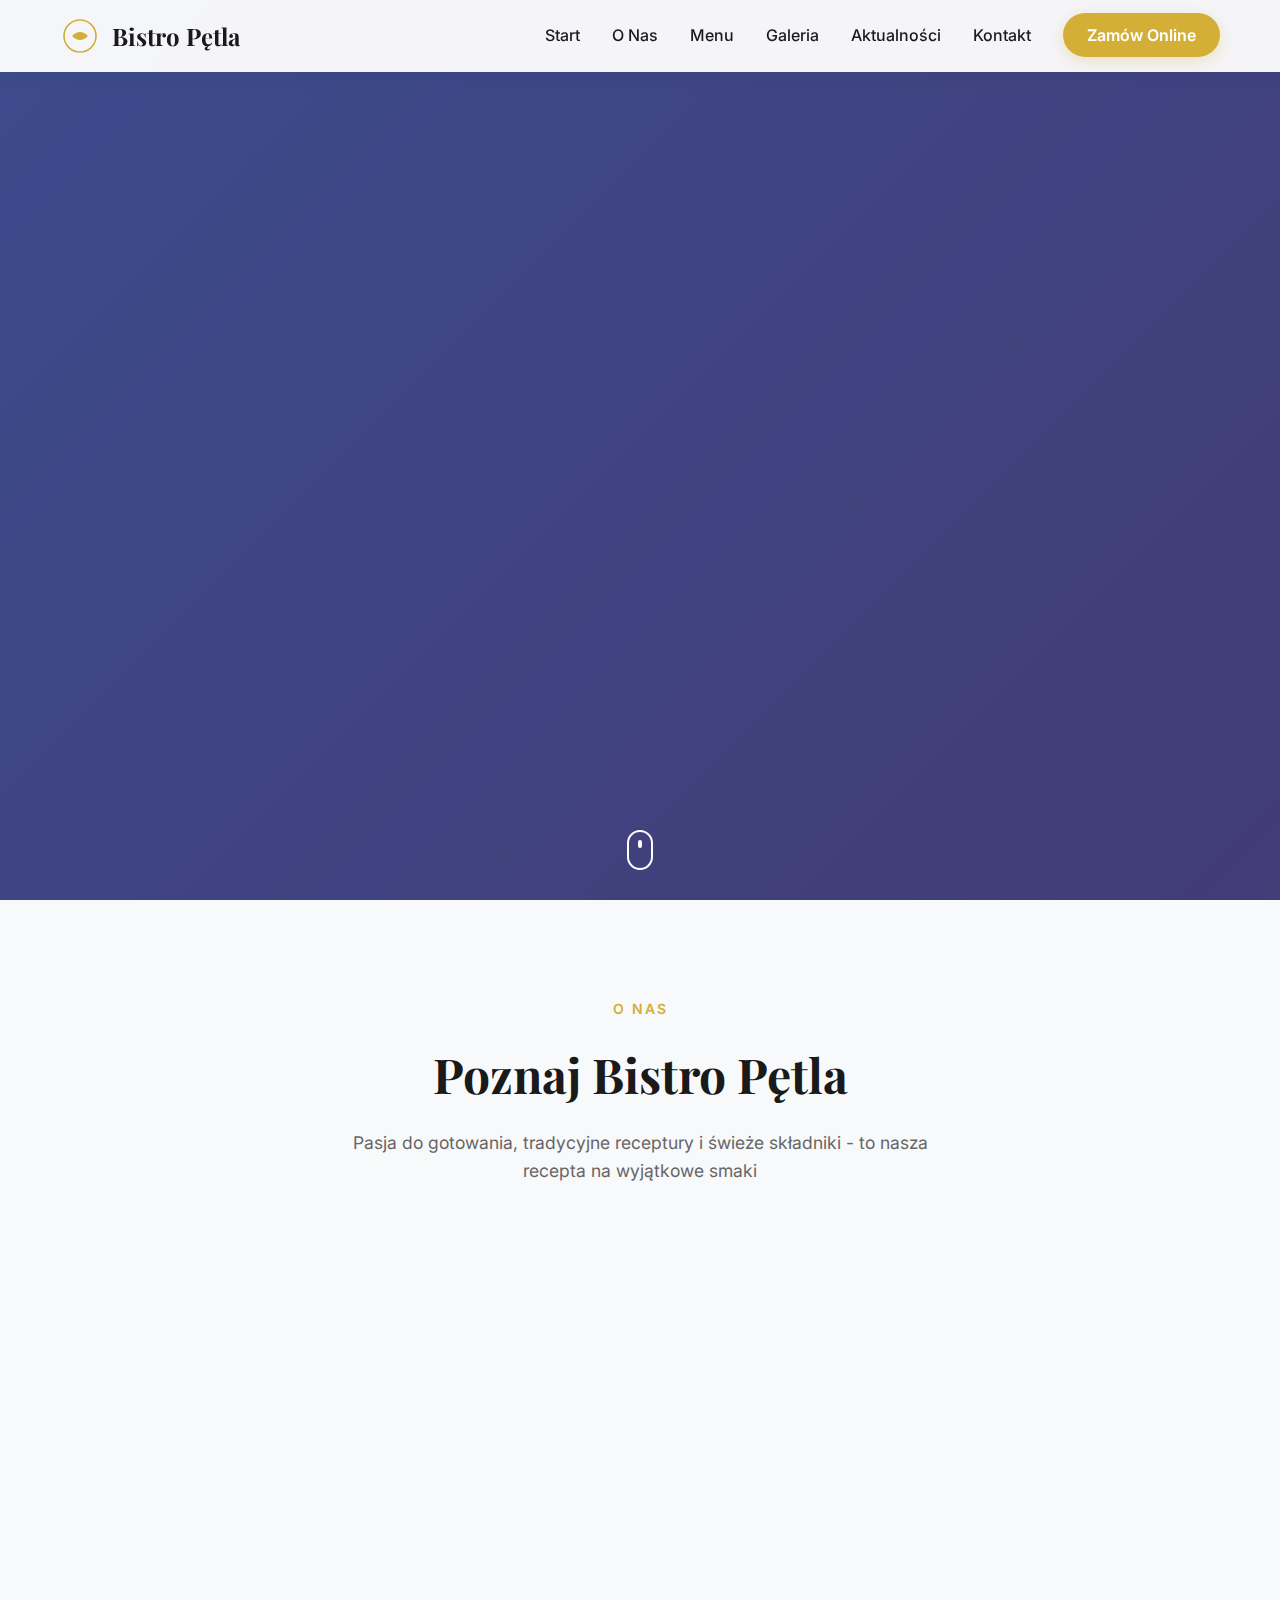
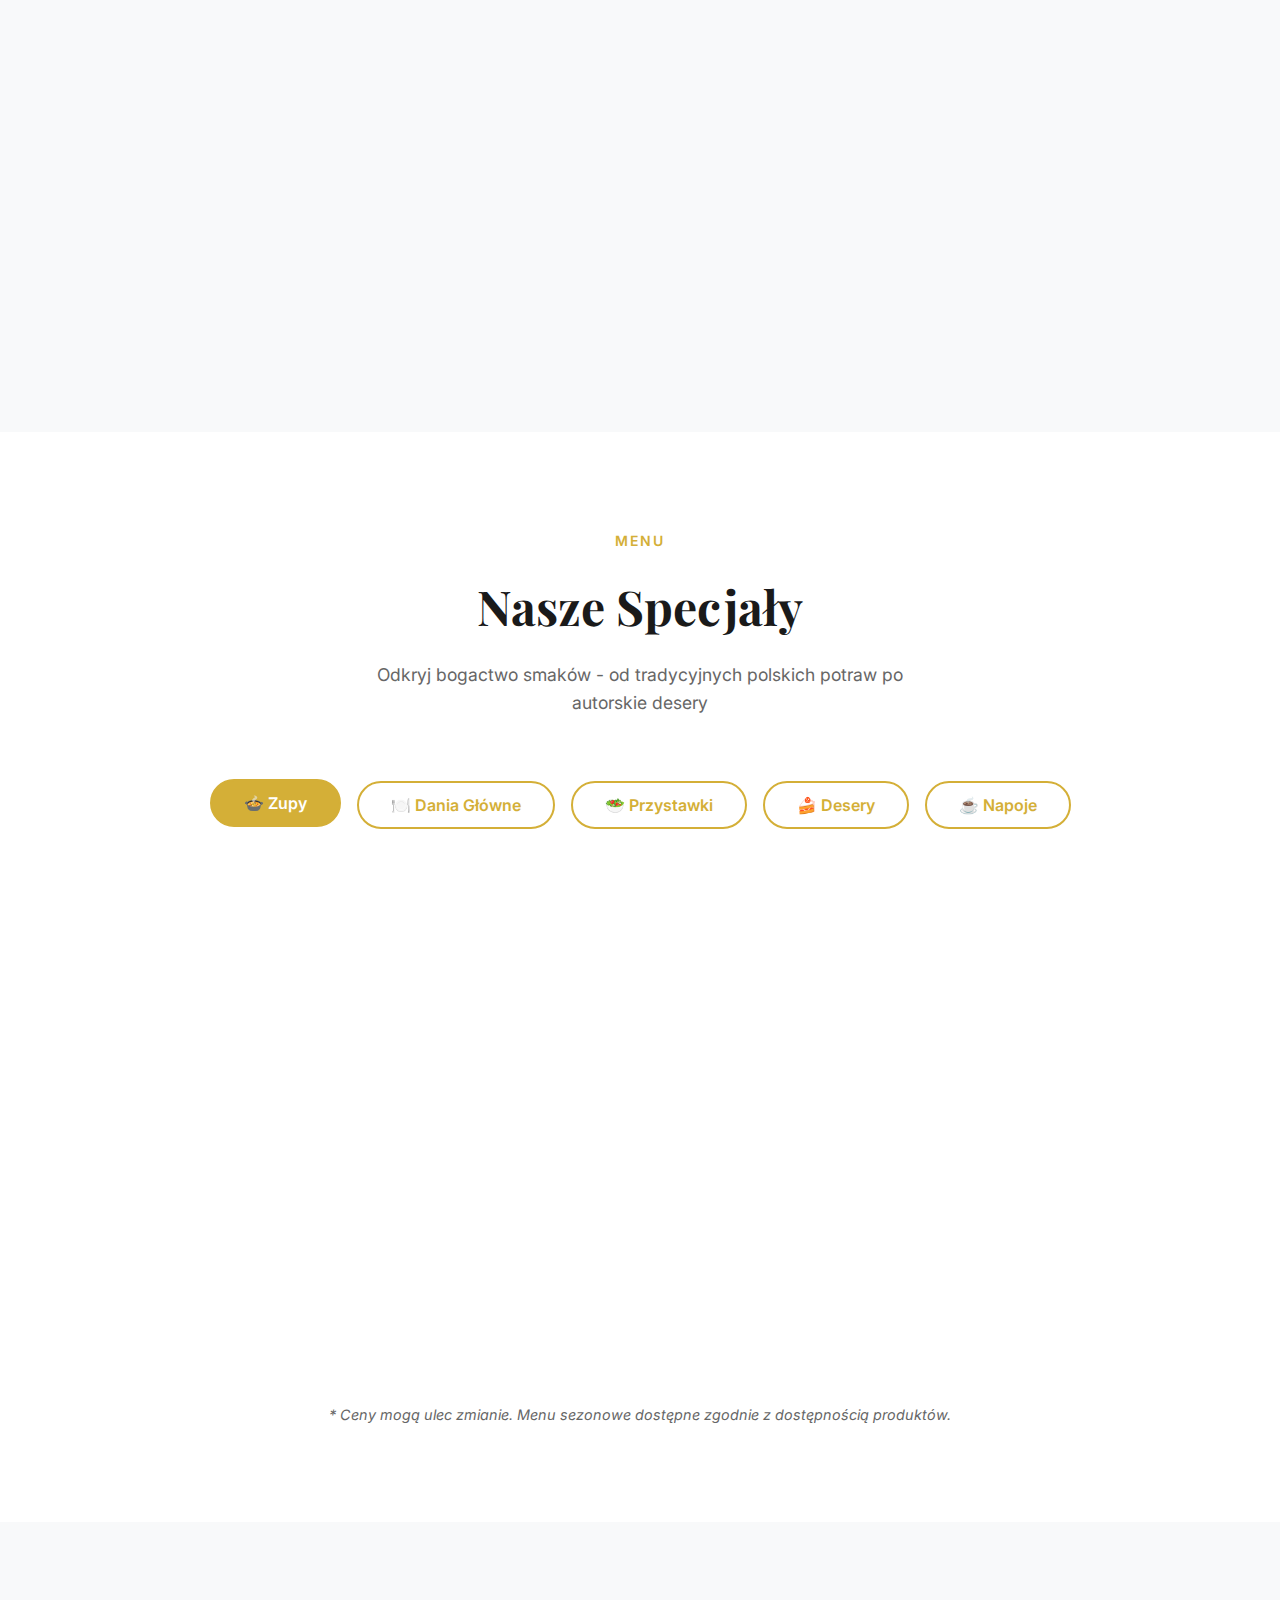
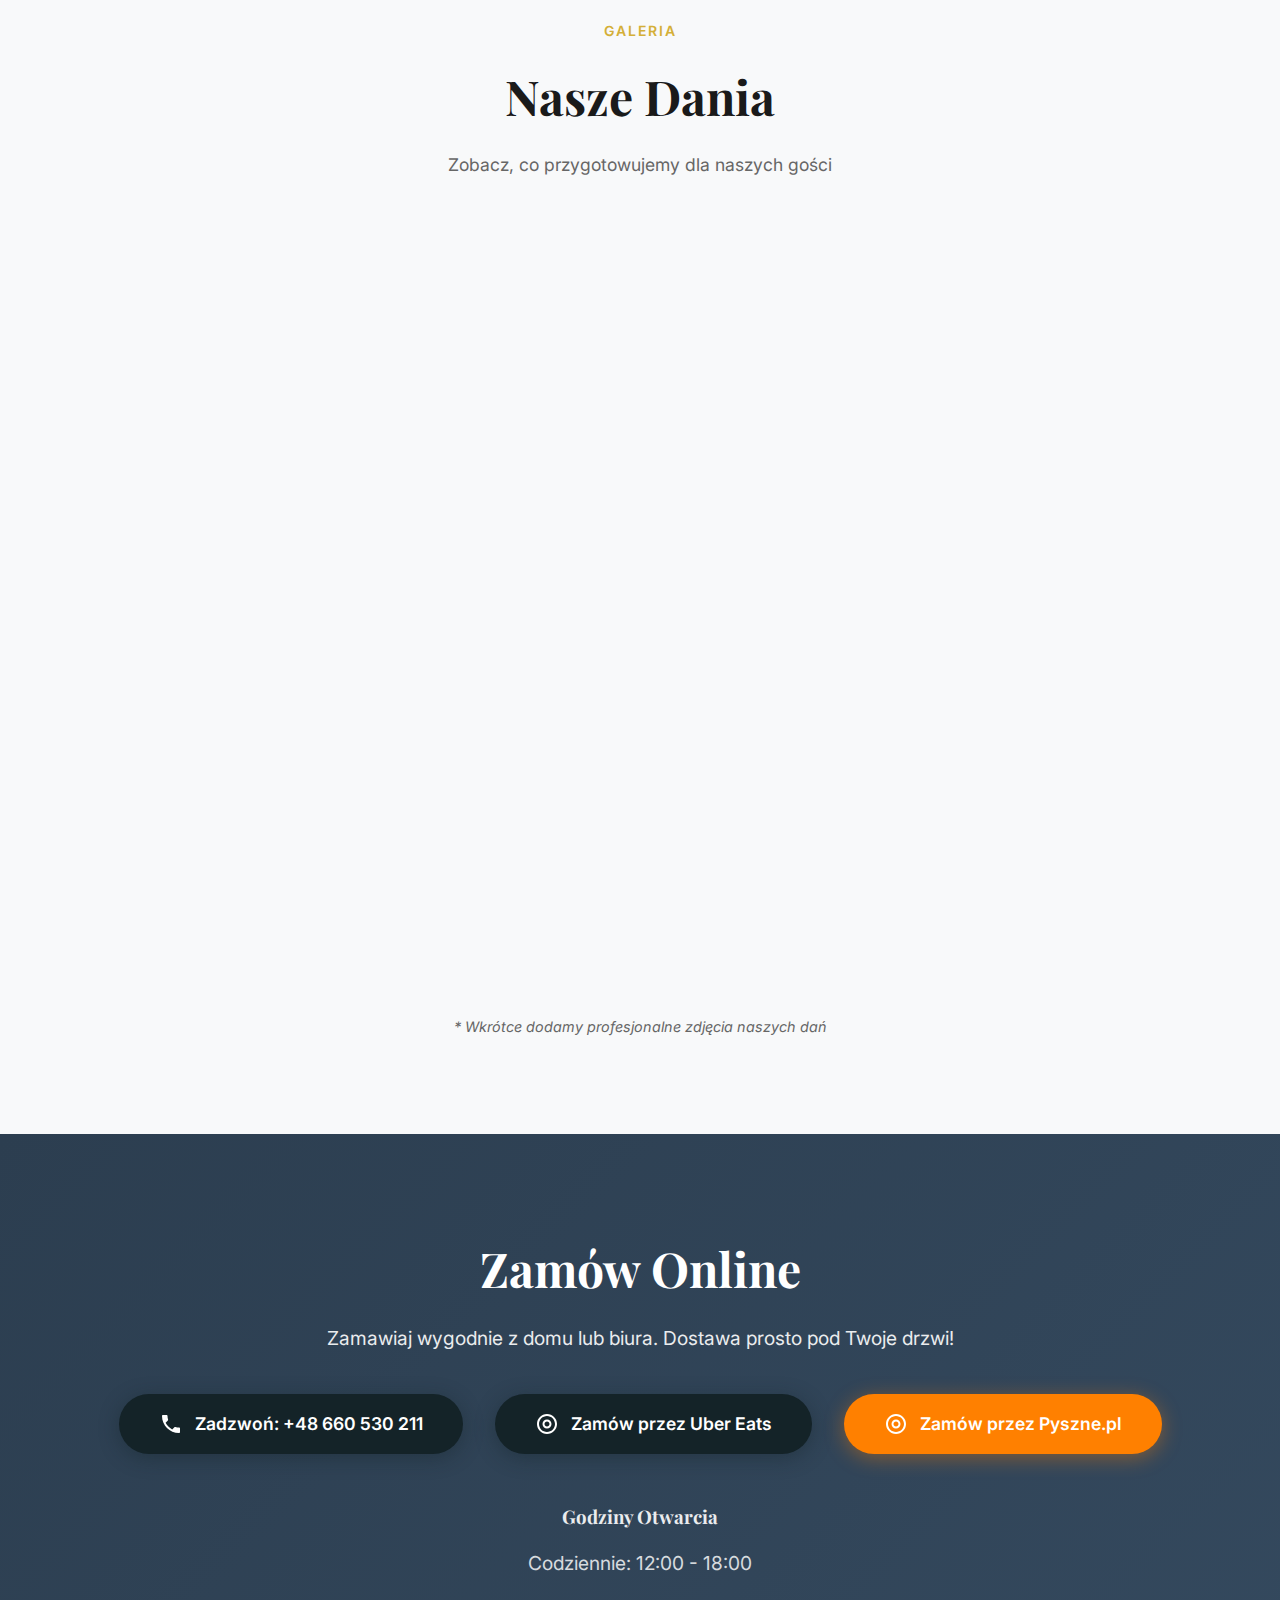
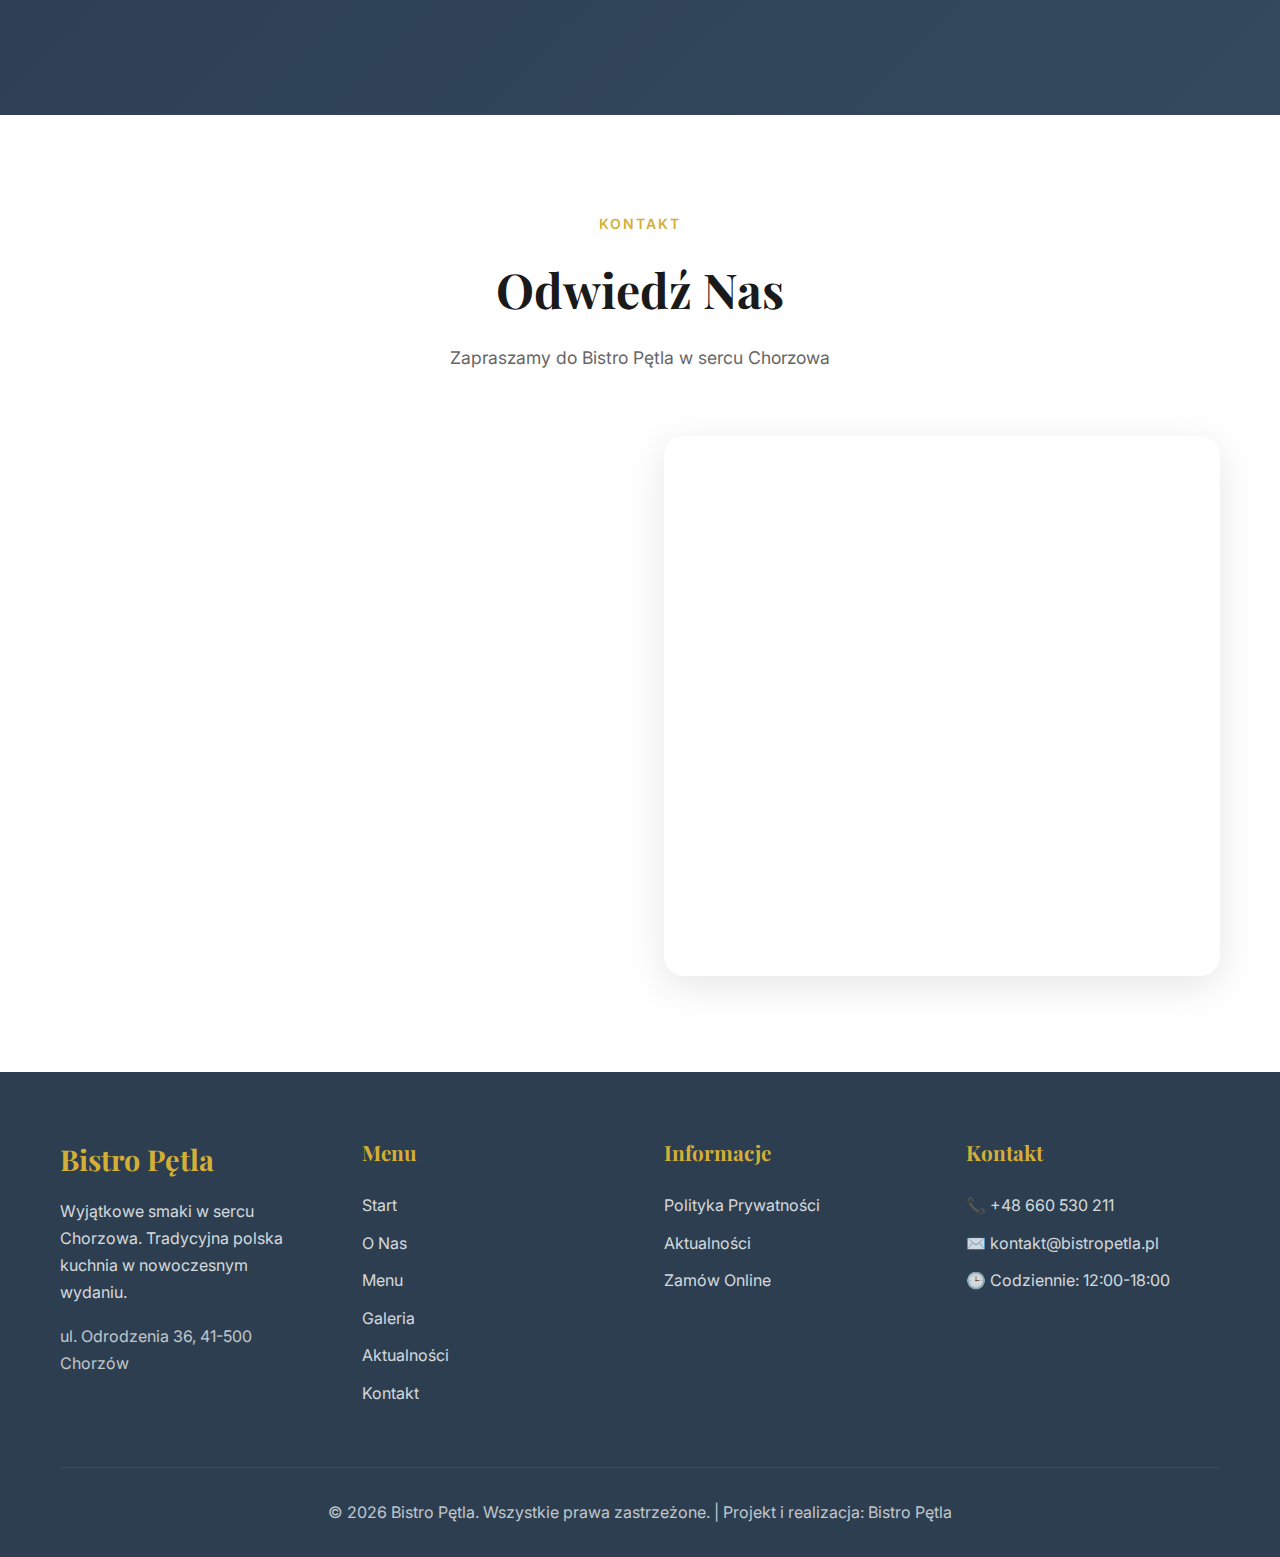
<file: index.html>
<!DOCTYPE html>
<html lang="pl">
<head>
    <meta charset="UTF-8">
    <meta name="viewport" content="width=device-width, initial-scale=1.0">
    <meta name="description" content="Bistro Pętla - wyjątkowe dania, napoje i lody w Chorzowie. Zamów online lub odwiedź nas przy ul. Odrodzenia 36.">
    <meta name="keywords" content="bistro, restauracja, Chorzów, jedzenie, napoje, lody, obiady domowe">
    <meta name="author" content="Bistro Pętla">
    
    <title>Bistro Pętla | Wyjątkowe smaki w sercu Chorzowa</title>
    
    <link rel="stylesheet" href="styles.css">
    <link rel="stylesheet" href="cookieconsent.css">
    <link rel="preconnect" href="https://fonts.googleapis.com">
    <link rel="preconnect" href="https://fonts.gstatic.com" crossorigin>
    <link href="https://fonts.googleapis.com/css2?family=Playfair+Display:wght@400;600;700&family=Inter:wght@300;400;500;600&display=swap" rel="stylesheet">
</head>
<body>
    <!-- Navigation -->
    <nav class="navbar" id="navbar">
        <div class="container">
            <div class="nav-brand">
                <a href="#home">
                    <svg class="logo-icon" viewBox="0 0 50 50" width="40" height="40">
                        <circle cx="25" cy="25" r="20" fill="none" stroke="#d4af37" stroke-width="2"/>
                        <path d="M 15 25 Q 25 15, 35 25 Q 25 35, 15 25" fill="#d4af37"/>
                    </svg>
                    <span class="logo-text">Bistro Pętla</span>
                </a>
            </div>
            <button class="nav-toggle" id="navToggle" aria-label="Toggle navigation">
                <span></span>
                <span></span>
                <span></span>
            </button>
            <ul class="nav-menu" id="navMenu">
                <li><a href="#home" class="nav-link">Start</a></li>
                <li><a href="#about" class="nav-link">O Nas</a></li>
                <li><a href="#menu" class="nav-link">Menu</a></li>
                <li><a href="#gallery" class="nav-link">Galeria</a></li>
                <li><a href="news.html" class="nav-link">Aktualności</a></li>
                <li><a href="#contact" class="nav-link">Kontakt</a></li>
                <li><a href="#order" class="btn-primary-nav">Zamów Online</a></li>
            </ul>
        </div>
    </nav>

    <!-- Hero Section -->
    <section id="home" class="hero">
        <div class="hero-background">
            <div class="hero-overlay"></div>
        </div>
        <div class="hero-content">
            <div class="container">
                <h1 class="hero-title fade-in-up">
                    <span class="title-highlight">Bistro Pętla</span><br>
                    Smak domowej tradycji
                </h1>
                <p class="hero-subtitle fade-in-up delay-1">Odkryj wyjątkowe połączenie polskich smaków i światowej kuchni w sercu Chorzowa</p>
                <div class="hero-buttons fade-in-up delay-2">
                    <a href="#menu" class="btn btn-primary">Zobacz Menu</a>
                    <a href="#contact" class="btn btn-secondary">Zarezerwuj Stolik</a>
                </div>
            </div>
        </div>
        <div class="scroll-indicator">
            <div class="mouse">
                <div class="wheel"></div>
            </div>
        </div>
    </section>

    <!-- About Section -->
    <section id="about" class="about">
        <div class="container">
            <div class="section-header">
                <span class="section-tag">O Nas</span>
                <h2 class="section-title">Poznaj Bistro Pętla</h2>
                <p class="section-subtitle">Pasja do gotowania, tradycyjne receptury i świeże składniki - to nasza recepta na wyjątkowe smaki</p>
            </div>
            
            <div class="about-text">
                <div class="feature-card">
                    <div class="feature-icon">
                        <svg width="60" height="60" viewBox="0 0 24 24" fill="none" stroke="#d4af37" stroke-width="2">
                            <path d="M12 2v20M2 12h20"/>
                            <circle cx="12" cy="12" r="10"/>
                        </svg>
                    </div>
                    <h3>Świeże Składniki</h3>
                    <p>Codziennie wybieramy najlepsze, lokalne produkty od zaufanych dostawców. Jakość to nasz priorytet.</p>
                </div>
                
                <div class="feature-card">
                    <div class="feature-icon">
                        <svg width="60" height="60" viewBox="0 0 24 24" fill="none" stroke="#d4af37" stroke-width="2">
                            <path d="M3 12l2-2m0 0l7-7 7 7M5 10v10a1 1 0 001 1h3m10-11l2 2m-2-2v10a1 1 0 01-1 1h-3m-6 0a1 1 0 001-1v-4a1 1 0 011-1h2a1 1 0 011 1v4a1 1 0 001 1m-6 0h6"/>
                        </svg>
                    </div>
                    <h3>Domowa Atmosfera</h3>
                    <p>U nas poczujesz się jak w domu. Ciepła obsługa i przytulne wnętrze sprawiają, że wracasz do nas z przyjemnością.</p>
                </div>
                
                <div class="feature-card">
                    <div class="feature-icon">
                        <svg width="60" height="60" viewBox="0 0 24 24" fill="none" stroke="#d4af37" stroke-width="2">
                            <path d="M9 5H7a2 2 0 00-2 2v12a2 2 0 002 2h10a2 2 0 002-2V7a2 2 0 00-2-2h-2M9 5a2 2 0 002 2h2a2 2 0 002-2M9 5a2 2 0 012-2h2a2 2 0 012 2"/>
                        </svg>
                    </div>
                    <h3>Tradycyjne Receptury</h3>
                    <p>Nasze dania powstają według sprawdzonych, tradycyjnych receptur przekazywanych z pokolenia na pokolenie.</p>
                </div>
                
                <div class="feature-card">
                    <div class="feature-icon">
                        <svg width="60" height="60" viewBox="0 0 24 24" fill="none" stroke="#d4af37" stroke-width="2">
                            <path d="M12 8v4l3 3m6-3a9 9 0 11-18 0 9 9 0 0118 0z"/>
                        </svg>
                    </div>
                    <h3>Szybka Obsługa</h3>
                    <p>Szanujemy Twój czas. Dbamy o to, aby każde zamówienie było realizowane sprawnie i profesjonalnie.</p>
                </div>
            </div>
        </div>
    </section>

    <!-- Menu Section -->
    <section id="menu" class="menu">
        <div class="container">
            <div class="section-header">
                <span class="section-tag">Menu</span>
                <h2 class="section-title">Nasze Specjały</h2>
                <p class="section-subtitle">Odkryj bogactwo smaków - od tradycyjnych polskich potraw po autorskie desery</p>
            </div>
            
            <div class="menu-tabs">
                <button class="tab-btn active" data-category="zupy">🍲 Zupy</button>
                <button class="tab-btn" data-category="glowne">🍽️ Dania Główne</button>
                <button class="tab-btn" data-category="przystawki">🥗 Przystawki</button>
                <button class="tab-btn" data-category="desery">🍰 Desery</button>
                <button class="tab-btn" data-category="napoje">☕ Napoje</button>
            </div>
            
            <!-- Zupy -->
            <div class="menu-category active" data-category="zupy">
                <div class="menu-grid">
                    <div class="menu-item featured">
                        <span class="menu-badge">Bestseller</span>
                        <div class="menu-item-header">
                            <h3>Żurek z kiełbasą</h3>
                            <span class="price">18 zł</span>
                        </div>
                        <p class="menu-description">Tradycyjny żurek na zakwasie z kiełbasą, jajkiem i ziemniakami. Podawany w chlebie.</p>
                        <div class="menu-rating">
                            ⭐⭐⭐⭐⭐ <span class="rating-count">(127 opinii)</span>
                        </div>
                    </div>
                    
                    <div class="menu-item featured">
                        <span class="menu-badge">Bestseller</span>
                        <div class="menu-item-header">
                            <h3>Pomidorowa z makaronem</h3>
                            <span class="price">14 zł</span>
                        </div>
                        <p class="menu-description">Klasyczna pomidorowa z domowym makaronem, śmietaną i świeżą bazylią.</p>
                        <div class="menu-rating">
                            ⭐⭐⭐⭐⭐ <span class="rating-count">(98 opinii)</span>
                        </div>
                    </div>
                    
                    <div class="menu-item">
                        <div class="menu-item-header">
                            <h3>Rosół z makaronem</h3>
                            <span class="price">16 zł</span>
                        </div>
                        <p class="menu-description">Aromatyczny rosół z kurczaka z domowym makaronem i warzywami.</p>
                        <div class="menu-rating">
                            ⭐⭐⭐⭐⭐ <span class="rating-count">(85 opinii)</span>
                        </div>
                    </div>
                    
                    <div class="menu-item">
                        <div class="menu-item-header">
                            <h3>Pomidorowa z ryżem</h3>
                            <span class="price">14 zł</span>
                        </div>
                        <p class="menu-description">Kremowa pomidorowa z ryżem, śmietaną i świeżymi ziołami.</p>
                        <div class="menu-rating">
                            ⭐⭐⭐⭐ <span class="rating-count">(67 opinii)</span>
                        </div>
                    </div>
                </div>
            </div>
            
            <!-- Dania Główne -->
            <div class="menu-category" data-category="glowne">
                <div class="menu-grid">
                    <div class="menu-item featured">
                        <span class="menu-badge">Bestseller</span>
                        <div class="menu-item-header">
                            <h3>Schabowy z ziemniakami</h3>
                            <span class="price">32 zł</span>
                        </div>
                        <p class="menu-description">Klasyczny polski schabowy panierowany, ziemniaki, surówka z kapusty.</p>
                        <div class="menu-rating">
                            ⭐⭐⭐⭐⭐ <span class="rating-count">(156 opinii)</span>
                        </div>
                    </div>
                    
                    <div class="menu-item">
                        <div class="menu-item-header">
                            <h3>Pierogi ruskie</h3>
                            <span class="price">24 zł</span>
                        </div>
                        <p class="menu-description">Domowe pierogi z ziemniakami i serem, podawane ze skwarkami i cebulką.</p>
                        <div class="menu-rating">
                            ⭐⭐⭐⭐⭐ <span class="rating-count">(143 opinii)</span>
                        </div>
                    </div>
                    
                    <div class="menu-item">
                        <div class="menu-item-header">
                            <h3>Gulasz wołowy</h3>
                            <span class="price">36 zł</span>
                        </div>
                        <p class="menu-description">Delikatny gulasz z wołowiny w sosie własnym z kluskami śląskimi.</p>
                        <div class="menu-rating">
                            ⭐⭐⭐⭐⭐ <span class="rating-count">(89 opinii)</span>
                        </div>
                    </div>
                    
                    <div class="menu-item">
                        <div class="menu-item-header">
                            <h3>Filet z kurczaka</h3>
                            <span class="price">28 zł</span>
                        </div>
                        <p class="menu-description">Grillowany filet z kurczaka, frytki, sos czosnkowy, surówka.</p>
                        <div class="menu-rating">
                            ⭐⭐⭐⭐ <span class="rating-count">(72 opinii)</span>
                        </div>
                    </div>
                    
                    <div class="menu-item">
                        <div class="menu-item-header">
                            <h3>De volaille</h3>
                            <span class="price">34 zł</span>
                        </div>
                        <p class="menu-description">Roladki z kurczaka faszerowane masłem i ziołami, ziemniaki, warzywa.</p>
                        <div class="menu-rating">
                            ⭐⭐⭐⭐⭐ <span class="rating-count">(94 opinii)</span>
                        </div>
                    </div>
                    
                    <div class="menu-item">
                        <div class="menu-item-header">
                            <h3>Łosoś z grilla</h3>
                            <span class="price">42 zł</span>
                        </div>
                        <p class="menu-description">Filet z łososia grillowany, puree ziemniaczane, szparagi, sos cytrynowy.</p>
                        <div class="menu-rating">
                            ⭐⭐⭐⭐⭐ <span class="rating-count">(68 opinii)</span>
                        </div>
                    </div>
                </div>
            </div>
            
            <!-- Przystawki -->
            <div class="menu-category" data-category="przystawki">
                <div class="menu-grid">
                    <div class="menu-item">
                        <div class="menu-item-header">
                            <h3>Tatar wołowy</h3>
                            <span class="price">28 zł</span>
                        </div>
                        <p class="menu-description">Klasyczny tatar z wołowiny z dodatkami, tostami i ogórkiem kiszonym.</p>
                        <div class="menu-rating">
                            ⭐⭐⭐⭐⭐ <span class="rating-count">(54 opinii)</span>
                        </div>
                    </div>
                    
                    <div class="menu-item">
                        <div class="menu-item-header">
                            <h3>Śledź w oleju</h3>
                            <span class="price">18 zł</span>
                        </div>
                        <p class="menu-description">Marynowany śledź z cebulką, podawany z chlebem i masłem.</p>
                        <div class="menu-rating">
                            ⭐⭐⭐⭐ <span class="rating-count">(41 opinii)</span>
                        </div>
                    </div>
                    
                    <div class="menu-item">
                        <div class="menu-item-header">
                            <h3>Sałatka grecka</h3>
                            <span class="price">22 zł</span>
                        </div>
                        <p class="menu-description">Świeże warzywa, ser feta, oliwki, oliwa z oliwek, oregano.</p>
                        <div class="menu-rating">
                            ⭐⭐⭐⭐⭐ <span class="rating-count">(76 opinii)</span>
                        </div>
                    </div>
                    
                    <div class="menu-item">
                        <div class="menu-item-header">
                            <h3>Krążki cebulowe</h3>
                            <span class="price">16 zł</span>
                        </div>
                        <p class="menu-description">Chrupiące krążki cebulowe w panierce, sos czosnkowy.</p>
                        <div class="menu-rating">
                            ⭐⭐⭐⭐ <span class="rating-count">(63 opinii)</span>
                        </div>
                    </div>
                </div>
            </div>
            
            <!-- Desery -->
            <div class="menu-category" data-category="desery">
                <div class="menu-grid">
                    <div class="menu-item featured">
                        <span class="menu-badge">Hit!</span>
                        <div class="menu-item-header">
                            <h3>Sernik nowojorski</h3>
                            <span class="price">18 zł</span>
                        </div>
                        <p class="menu-description">Kremowy sernik na zimno z polewą z owoców leśnych.</p>
                        <div class="menu-rating">
                            ⭐⭐⭐⭐⭐ <span class="rating-count">(132 opinii)</span>
                        </div>
                    </div>
                    
                    <div class="menu-item">
                        <div class="menu-item-header">
                            <h3>Szarlotka z lodami</h3>
                            <span class="price">16 zł</span>
                        </div>
                        <p class="menu-description">Domowa szarlotka, lody waniliowe, bita śmietana.</p>
                        <div class="menu-rating">
                            ⭐⭐⭐⭐⭐ <span class="rating-count">(98 opinii)</span>
                        </div>
                    </div>
                    
                    <div class="menu-item">
                        <div class="menu-item-header">
                            <h3>Tiramisu</h3>
                            <span class="price">20 zł</span>
                        </div>
                        <p class="menu-description">Klasyczne włoskie tiramisu z mascarpone i kawą.</p>
                        <div class="menu-rating">
                            ⭐⭐⭐⭐⭐ <span class="rating-count">(87 opinii)</span>
                        </div>
                    </div>
                    
                    <div class="menu-item featured">
                        <span class="menu-badge">Lody własne</span>
                        <div class="menu-item-header">
                            <h3>Lody rzemieślnicze</h3>
                            <span class="price">12 zł</span>
                        </div>
                        <p class="menu-description">Nasze domowe lody w różnych smakach (3 gałki). Pytaj o aktualne smaki!</p>
                        <div class="menu-rating">
                            ⭐⭐⭐⭐⭐ <span class="rating-count">(165 opinii)</span>
                        </div>
                    </div>
                </div>
            </div>
            
            <!-- Napoje -->
            <div class="menu-category" data-category="napoje">
                <div class="menu-grid">
                    <div class="menu-item">
                        <div class="menu-item-header">
                            <h3>Kawa espresso</h3>
                            <span class="price">8 zł</span>
                        </div>
                        <p class="menu-description">Aromatyczna kawa espresso z ziaren arabiki.</p>
                    </div>
                    
                    <div class="menu-item">
                        <div class="menu-item-header">
                            <h3>Cappuccino</h3>
                            <span class="price">12 zł</span>
                        </div>
                        <p class="menu-description">Klasyczne cappuccino z delikatną pianką mleczną.</p>
                    </div>
                    
                    <div class="menu-item">
                        <div class="menu-item-header">
                            <h3>Herbata</h3>
                            <span class="price">7 zł</span>
                        </div>
                        <p class="menu-description">Wybór herbat czarnych, zielonych i owocowych.</p>
                    </div>
                    
                    <div class="menu-item">
                        <div class="menu-item-header">
                            <h3>Lemoniada domowa</h3>
                            <span class="price">10 zł</span>
                        </div>
                        <p class="menu-description">Świeża lemoniada z cytryn i mięty.</p>
                    </div>
                    
                    <div class="menu-item">
                        <div class="menu-item-header">
                            <h3>Soki świeżo wyciskane</h3>
                            <span class="price">12 zł</span>
                        </div>
                        <p class="menu-description">Pomarańczowy, jabłkowy lub marchewkowy.</p>
                    </div>
                    
                    <div class="menu-item">
                        <div class="menu-item-header">
                            <h3>Smoothie</h3>
                            <span class="price">14 zł</span>
                        </div>
                        <p class="menu-description">Zdrowe smoothie z sezonowych owoców.</p>
                    </div>
                </div>
            </div>
            
            <div class="menu-footer">
                <p class="menu-note">* Ceny mogą ulec zmianie. Menu sezonowe dostępne zgodnie z dostępnością produktów.</p>
            </div>
        </div>
    </section>

    <!-- Gallery Section -->
    <section id="gallery" class="gallery">
        <div class="container">
            <div class="section-header">
                <span class="section-tag">Galeria</span>
                <h2 class="section-title">Nasze Dania</h2>
                <p class="section-subtitle">Zobacz, co przygotowujemy dla naszych gości</p>
            </div>
            
            <div class="gallery-grid">
                <div class="gallery-item" style="background: linear-gradient(135deg, #667eea 0%, #764ba2 100%);">
                    <div class="gallery-overlay">
                        <h3>🍲 Zupy</h3>
                        <p>Tradycyjne polskie zupy</p>
                    </div>
                </div>
                
                <div class="gallery-item" style="background: linear-gradient(135deg, #f093fb 0%, #f5576c 100%);">
                    <div class="gallery-overlay">
                        <h3>🍽️ Dania Główne</h3>
                        <p>Smakowite i pożywne</p>
                    </div>
                </div>
                
                <div class="gallery-item" style="background: linear-gradient(135deg, #4facfe 0%, #00f2fe 100%);">
                    <div class="gallery-overlay">
                        <h3>🍰 Desery</h3>
                        <p>Słodkie zakończenie</p>
                    </div>
                </div>
                
                <div class="gallery-item" style="background: linear-gradient(135deg, #43e97b 0%, #38f9d7 100%);">
                    <div class="gallery-overlay">
                        <h3>🥗 Przystawki</h3>
                        <p>Lekki początek</p>
                    </div>
                </div>
                
                <div class="gallery-item" style="background: linear-gradient(135deg, #fa709a 0%, #fee140 100%);">
                    <div class="gallery-overlay">
                        <h3>☕ Napoje</h3>
                        <p>Kawa i więcej</p>
                    </div>
                </div>
                
                <div class="gallery-item" style="background: linear-gradient(135deg, #30cfd0 0%, #330867 100%);">
                    <div class="gallery-overlay">
                        <h3>🍨 Lody</h3>
                        <p>Rzemieślnicze lody</p>
                    </div>
                </div>
            </div>
            
            <div class="menu-footer">
                <p class="menu-note">* Wkrótce dodamy profesjonalne zdjęcia naszych dań</p>
            </div>
        </div>
    </section>

    <!-- Order Section -->
    <section id="order" class="order">
        <div class="container">
            <div class="order-content">
                <h2>Zamów Online</h2>
                <p>Zamawiaj wygodnie z domu lub biura. Dostawa prosto pod Twoje drzwi!</p>
                
                <div class="delivery-buttons">
                    <a href="tel:+48660530211" class="delivery-btn uber">
                        <svg width="24" height="24" fill="currentColor" viewBox="0 0 24 24">
                            <path d="M6.62 10.79c1.44 2.83 3.76 5.14 6.59 6.59l2.2-2.2c.27-.27.67-.36 1.02-.24 1.12.37 2.33.57 3.57.57.55 0 1 .45 1 1V20c0 .55-.45 1-1 1-9.39 0-17-7.61-17-17 0-.55.45-1 1-1h3.5c.55 0 1 .45 1 1 0 1.25.2 2.45.57 3.57.11.35.03.74-.25 1.02l-2.2 2.2z"/>
                        </svg>
                        Zadzwoń: +48 660 530 211
                    </a>
                    
                    <a href="https://www.ubereats.com/pl/store/bistro-petla/72y741LQXHi_PMXkalXJtg" target="_blank" rel="noopener" class="delivery-btn uber">
                        <svg width="24" height="24" fill="currentColor" viewBox="0 0 24 24">
                            <path d="M12 2C6.48 2 2 6.48 2 12s4.48 10 10 10 10-4.48 10-10S17.52 2 12 2zm0 18c-4.41 0-8-3.59-8-8s3.59-8 8-8 8 3.59 8 8-3.59 8-8 8zm0-12.5c-2.49 0-4.5 2.01-4.5 4.5s2.01 4.5 4.5 4.5 4.5-2.01 4.5-4.5-2.01-4.5-4.5-4.5zm0 7c-1.38 0-2.5-1.12-2.5-2.5s1.12-2.5 2.5-2.5 2.5 1.12 2.5 2.5-1.12 2.5-2.5 2.5z"/>
                        </svg>
                        Zamów przez Uber Eats
                    </a>
                    
                    <a href="https://www.pyszne.pl/menu/bistro-petla" target="_blank" rel="noopener" class="delivery-btn pyszne">
                        <svg width="24" height="24" fill="currentColor" viewBox="0 0 24 24">
                            <path d="M12 2C6.48 2 2 6.48 2 12s4.48 10 10 10 10-4.48 10-10S17.52 2 12 2zm0 18c-4.41 0-8-3.59-8-8s3.59-8 8-8 8 3.59 8 8-3.59 8-8 8zm0-12.5c-2.49 0-4.5 2.01-4.5 4.5s2.01 4.5 4.5 4.5 4.5-2.01 4.5-4.5-2.01-4.5-4.5-4.5zm0 7c-1.38 0-2.5-1.12-2.5-2.5s1.12-2.5 2.5-2.5 2.5 1.12 2.5 2.5-1.12 2.5-2.5 2.5z"/>
                        </svg>
                        Zamów przez Pyszne.pl
                    </a>
                </div>
                
                <div style="margin-top: 3rem; color: white; opacity: 0.9;">
                    <h3 style="font-family: var(--font-primary); margin-bottom: 1rem;">Godziny Otwarcia</h3>
                    <p>Codziennie: 12:00 - 18:00</p>
                </div>
            </div>
        </div>
    </section>

    <!-- Contact Section -->
    <section id="contact" class="contact">
        <div class="container">
            <div class="section-header">
                <span class="section-tag">Kontakt</span>
                <h2 class="section-title">Odwiedź Nas</h2>
                <p class="section-subtitle">Zapraszamy do Bistro Pętla w sercu Chorzowa</p>
            </div>
            
            <div class="contact-content">
                <div class="contact-info">
                    <div class="info-card">
                        <div class="info-icon">
                            <svg width="50" height="50" fill="none" stroke="#d4af37" stroke-width="2" viewBox="0 0 24 24">
                                <path d="M17.657 16.657L13.414 20.9a1.998 1.998 0 01-2.827 0l-4.244-4.243a8 8 0 1111.314 0z"/>
                                <path d="M15 11a3 3 0 11-6 0 3 3 0 016 0z"/>
                            </svg>
                        </div>
                        <h3>Adres</h3>
                        <p>ul. Odrodzenia 36<br>41-500 Chorzów</p>
                        <a href="https://maps.google.com/?q=Bistro+Pętla+Chorzów" target="_blank" rel="noopener">Otwórz w mapach →</a>
                    </div>
                    
                    <div class="info-card">
                        <div class="info-icon">
                            <svg width="50" height="50" fill="none" stroke="#d4af37" stroke-width="2" viewBox="0 0 24 24">
                                <path d="M3 5a2 2 0 012-2h3.28a1 1 0 01.948.684l1.498 4.493a1 1 0 01-.502 1.21l-2.257 1.13a11.042 11.042 0 005.516 5.516l1.13-2.257a1 1 0 011.21-.502l4.493 1.498a1 1 0 01.684.949V19a2 2 0 01-2 2h-1C9.716 21 3 14.284 3 6V5z"/>
                            </svg>
                        </div>
                        <h3>Telefon</h3>
                        <p><a href="tel:+48660530211">+48 660 530 211</a></p>
                        <p style="font-size: 0.9rem; margin-top: 0.5rem;">Codziennie: 12:00-18:00</p>
                    </div>
                    
                    <div class="info-card">
                        <div class="info-icon">
                            <svg width="50" height="50" fill="none" stroke="#d4af37" stroke-width="2" viewBox="0 0 24 24">
                                <path d="M3 8l7.89 5.26a2 2 0 002.22 0L21 8M5 19h14a2 2 0 002-2V7a2 2 0 00-2-2H5a2 2 0 00-2 2v10a2 2 0 002 2z"/>
                            </svg>
                        </div>
                        <h3>Email</h3>
                        <p><a href="mailto:kontakt@bistropetla.pl">kontakt@bistropetla.pl</a></p>
                        <p style="font-size: 0.9rem; margin-top: 0.5rem;">Odpowiadamy w 24h</p>
                    </div>
                    
                    <div class="info-card">
                        <div class="info-icon">
                            <svg width="50" height="50" fill="none" stroke="#d4af37" stroke-width="2" viewBox="0 0 24 24">
                                <path d="M17 20h5v-2a3 3 0 00-5.356-1.857M17 20H7m10 0v-2c0-.656-.126-1.283-.356-1.857M7 20H2v-2a3 3 0 015.356-1.857M7 20v-2c0-.656.126-1.283.356-1.857m0 0a5.002 5.002 0 019.288 0M15 7a3 3 0 11-6 0 3 3 0 016 0zm6 3a2 2 0 11-4 0 2 2 0 014 0zM7 10a2 2 0 11-4 0 2 2 0 014 0z"/>
                            </svg>
                        </div>
                        <h3>Social Media</h3>
                        <p style="display: flex; gap: 1rem; justify-content: center; margin-top: 1rem;">
                            <a href="https://www.facebook.com/p/Bistro-Pętla-61556299350470/" target="_blank" rel="noopener" style="font-size: 1.5rem;">📘</a>
                            <a href="https://instagram.com" target="_blank" rel="noopener" style="font-size: 1.5rem;">📷</a>
                        </p>
                        <p style="font-size: 0.9rem; margin-top: 0.5rem;">Śledź nas online!</p>
                    </div>
                </div>
                
                <div class="contact-map">
                    <iframe 
                        src="https://www.google.com/maps/embed?pb=!1m18!1m12!1m3!1d2551.234567890123!2d18.9543!3d50.2943!2m3!1f0!2f0!3f0!3m2!1i1024!2i768!4f13.1!3m3!1m2!1s0x0%3A0x0!2zNTDCsDE3JzM5LjUiTiAxOMKwNTcnMTUuNSJF!5e0!3m2!1spl!2spl!4v1234567890123!5m2!1spl!2spl"
                        width="100%" 
                        height="100%" 
                        style="border:0;" 
                        allowfullscreen="" 
                        loading="lazy" 
                        referrerpolicy="no-referrer-when-downgrade">
                    </iframe>
                </div>
            </div>
        </div>
    </section>

    <!-- Footer -->
    <footer class="footer">
        <div class="container">
            <div class="footer-content">
                <div class="footer-brand">
                    <h3>Bistro Pętla</h3>
                    <p>Wyjątkowe smaki w sercu Chorzowa. Tradycyjna polska kuchnia w nowoczesnym wydaniu.</p>
                    <p style="margin-top: 1rem; opacity: 0.7;">ul. Odrodzenia 36, 41-500 Chorzów</p>
                </div>
                
                <div class="footer-links">
                    <h4>Menu</h4>
                    <ul>
                        <li><a href="#home">Start</a></li>
                        <li><a href="#about">O Nas</a></li>
                        <li><a href="#menu">Menu</a></li>
                        <li><a href="#gallery">Galeria</a></li>
                        <li><a href="news.html">Aktualności</a></li>
                        <li><a href="#contact">Kontakt</a></li>
                    </ul>
                </div>
                
                <div class="footer-links">
                    <h4>Informacje</h4>
                    <ul>
                        <li><a href="privacy.html">Polityka Prywatności</a></li>
                        <li><a href="news.html">Aktualności</a></li>
                        <li><a href="#order">Zamów Online</a></li>
                    </ul>
                </div>
                
                <div class="footer-contact">
                    <h4>Kontakt</h4>
                    <ul>
                        <li>📞 <a href="tel:+48660530211" style="color: white; text-decoration: none;">+48 660 530 211</a></li>
                        <li>✉️ <a href="mailto:kontakt@bistropetla.pl" style="color: white; text-decoration: none;">kontakt@bistropetla.pl</a></li>
                        <li>🕒 Codziennie: 12:00-18:00</li>
                    </ul>
                </div>
            </div>
            
            <div class="footer-bottom">
                <p>&copy; 2026 Bistro Pętla. Wszystkie prawa zastrzeżone. | Projekt i realizacja: Bistro Pętla</p>
            </div>
        </div>
    </footer>

    <!-- Scripts -->
    <script src="script.js"></script>
    <script src="cookieconsent.js"></script>
    <script src="analytics.js"></script>
</body>
</html>
</file>
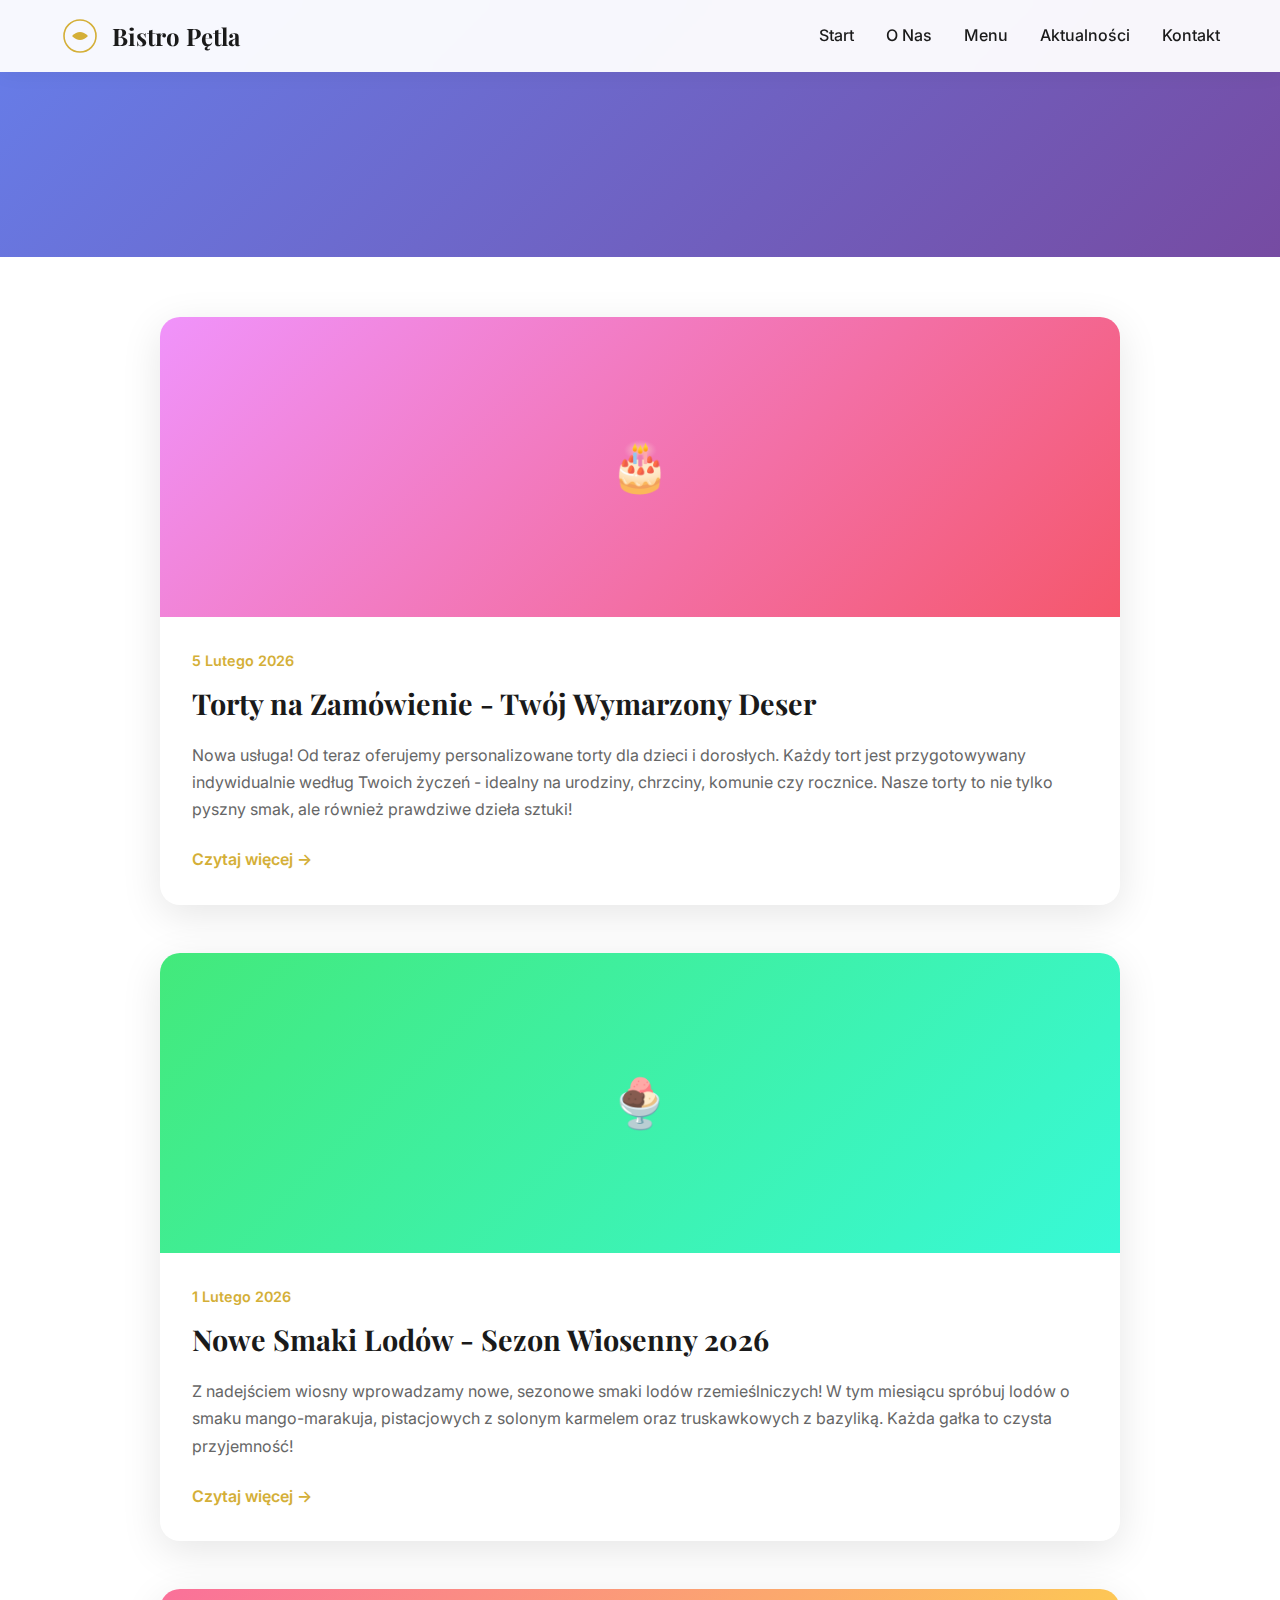
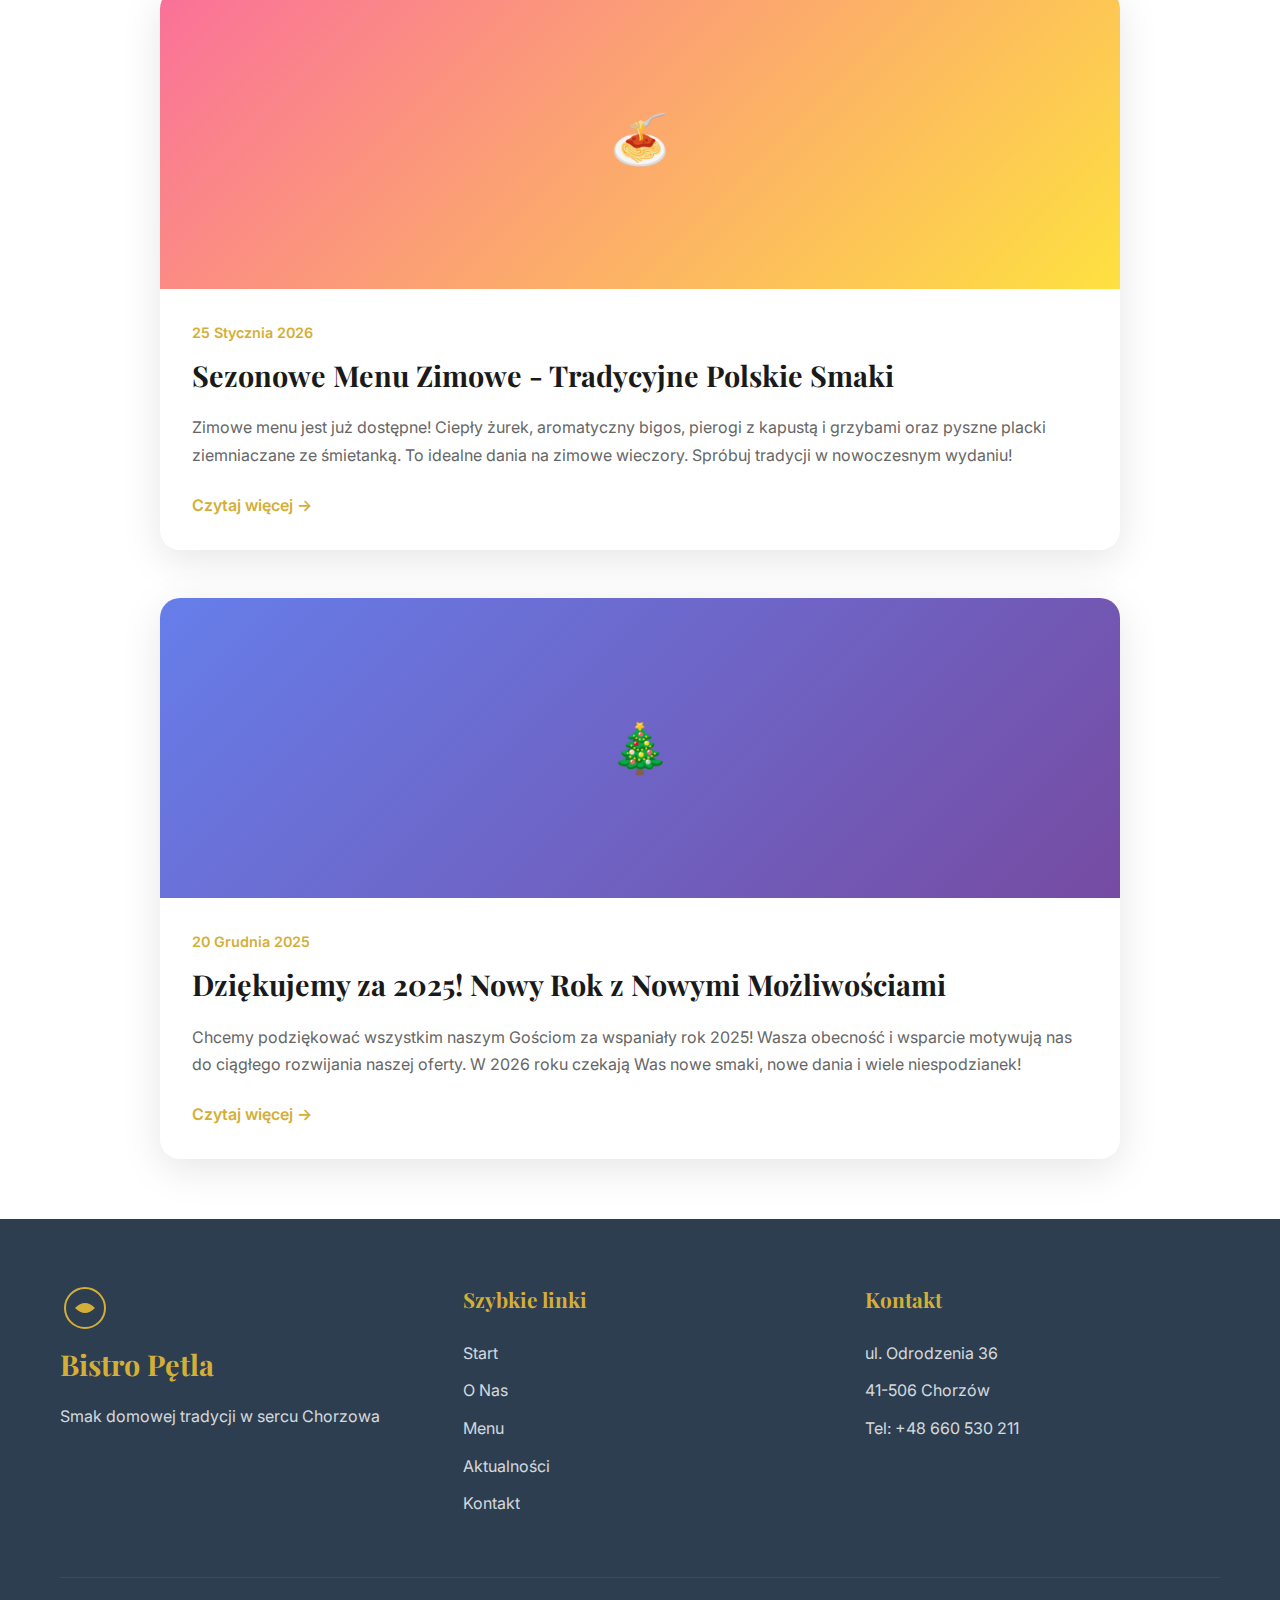
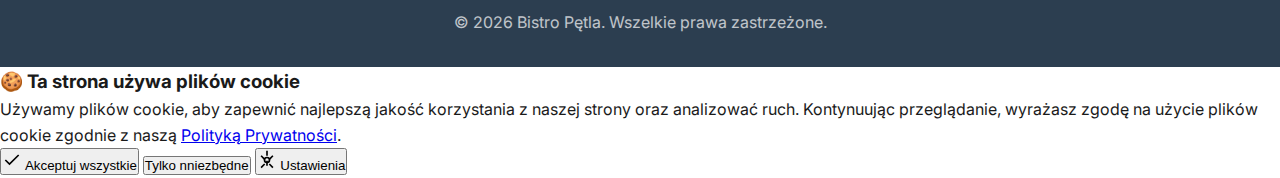
<file: blog.html>
<!DOCTYPE html>
<html lang="pl">
<head>
    <meta charset="UTF-8">
    <meta name="viewport" content="width=device-width, initial-scale=1.0">
    <meta name="description" content="Aktualności, wydarzenia i promocje w Bistro Pętla - Chorzów">
    <title>Aktualności | Bistro Pętla</title>
    <link rel="stylesheet" href="styles.css">
    <link rel="manifest" href="/manifest.json">
    <link rel="preconnect" href="https://fonts.googleapis.com">
    <link rel="preconnect" href="https://fonts.gstatic.com" crossorigin>
    <link href="https://fonts.googleapis.com/css2?family=Playfair+Display:wght@400;600;700&family=Inter:wght@300;400;500;600&display=swap" rel="stylesheet">
    <style>
        .blog-hero {
            padding: 120px 0 60px;
            background: linear-gradient(135deg, #667eea 0%, #764ba2 100%);
            color: var(--white);
            text-align: center;
        }
        .blog-container {
            max-width: 1000px;
            margin: 0 auto;
            padding: 60px 20px;
        }
        .blog-grid {
            display: grid;
            gap: 3rem;
        }
        .blog-post {
            background: var(--white);
            border-radius: 20px;
            overflow: hidden;
            box-shadow: var(--shadow);
            transition: var(--transition);
        }
        .blog-post:hover {
            transform: translateY(-5px);
            box-shadow: var(--shadow-hover);
        }
        .blog-image {
            width: 100%;
            height: 300px;
            background: linear-gradient(135deg, #f093fb 0%, #f5576c 100%);
            display: flex;
            align-items: center;
            justify-content: center;
            color: white;
            font-size: 3rem;
        }
        .blog-content {
            padding: 2rem;
        }
        .blog-date {
            color: var(--primary-color);
            font-size: 0.9rem;
            font-weight: 600;
            margin-bottom: 0.5rem;
        }
        .blog-title {
            font-family: var(--font-primary);
            font-size: 1.8rem;
            margin-bottom: 1rem;
            color: var(--text-dark);
        }
        .blog-excerpt {
            color: var(--text-light);
            line-height: 1.7;
            margin-bottom: 1.5rem;
        }
        .blog-read-more {
            display: inline-block;
            color: var(--primary-color);
            font-weight: 600;
            text-decoration: none;
            transition: var(--transition);
        }
        .blog-read-more:hover {
            color: var(--primary-dark);
        }
    </style>
</head>
<body>
    <!-- Navigation -->
    <nav class="navbar" id="navbar">
        <div class="container">
            <div class="nav-brand">
                <a href="/">
                    <svg class="logo-icon" viewBox="0 0 50 50" width="40" height="40">
                        <circle cx="25" cy="25" r="20" fill="none" stroke="#d4af37" stroke-width="2"/>
                        <path d="M 15 25 Q 25 15, 35 25 Q 25 35, 15 25" fill="#d4af37"/>
                    </svg>
                    <span class="logo-text">Bistro Pętla</span>
                </a>
            </div>
            <button class="nav-toggle" id="navToggle" aria-label="Toggle navigation">
                <span></span>
                <span></span>
                <span></span>
            </button>
            <ul class="nav-menu" id="navMenu">
                <li><a href="/" class="nav-link">Start</a></li>
                <li><a href="/#about" class="nav-link">O Nas</a></li>
                <li><a href="/#menu" class="nav-link">Menu</a></li>
                <li><a href="/blog.html" class="nav-link">Aktualności</a></li>
                <li><a href="/#contact" class="nav-link">Kontakt</a></li>
            </ul>
        </div>
    </nav>

    <!-- Hero Section -->
    <section class="blog-hero">
        <div class="container">
            <h1 class="fade-in-up">Aktualności</h1>
            <p class="fade-in-up delay-1">Poznaj najnowsze wydarzenia, promocje i wiadomości z Bistro Pętla</p>
        </div>
    </section>

    <!-- Blog Posts -->
    <div class="blog-container">
        <div class="blog-grid">
            <!-- Post 1 -->
            <article class="blog-post">
                <div class="blog-image">🎂</div>
                <div class="blog-content">
                    <div class="blog-date">5 Lutego 2026</div>
                    <h2 class="blog-title">Torty na Zamówienie - Twój Wymarzony Deser</h2>
                    <p class="blog-excerpt">
                        Nowa usługa! Od teraz oferujemy personalizowane torty dla dzieci i dorosłych. 
                        Każdy tort jest przygotowywany indywidualnie według Twoich życzeń - idealny na 
                        urodziny, chrzciny, komunie czy rocznice. Nasze torty to nie tylko pyszny smak, 
                        ale również prawdziwe dzieła sztuki!
                    </p>
                    <a href="#" class="blog-read-more">Czytaj więcej →</a>
                </div>
            </article>

            <!-- Post 2 -->
            <article class="blog-post">
                <div class="blog-image" style="background: linear-gradient(135deg, #43e97b 0%, #38f9d7 100%)">🍨</div>
                <div class="blog-content">
                    <div class="blog-date">1 Lutego 2026</div>
                    <h2 class="blog-title">Nowe Smaki Lodów - Sezon Wiosenny 2026</h2>
                    <p class="blog-excerpt">
                        Z nadejściem wiosny wprowadzamy nowe, sezonowe smaki lodów rzemieślniczych! 
                        W tym miesiącu spróbuj lodów o smaku mango-marakuja, pistacjowych z solonym 
                        karmelem oraz truskawkowych z bazyliką. Każda gałka to czysta przyjemność!
                    </p>
                    <a href="#" class="blog-read-more">Czytaj więcej →</a>
                </div>
            </article>

            <!-- Post 3 -->
            <article class="blog-post">
                <div class="blog-image" style="background: linear-gradient(135deg, #fa709a 0%, #fee140 100%)">🍝</div>
                <div class="blog-content">
                    <div class="blog-date">25 Stycznia 2026</div>
                    <h2 class="blog-title">Sezonowe Menu Zimowe - Tradycyjne Polskie Smaki</h2>
                    <p class="blog-excerpt">
                        Zimowe menu jest już dostępne! Ciepły żurek, aromatyczny bigos, pierogi z 
                        kapustą i grzybami oraz pyszne placki ziemniaczane ze śmietanką. To idealne 
                        dania na zimowe wieczory. Spróbuj tradycji w nowoczesnym wydaniu!
                    </p>
                    <a href="#" class="blog-read-more">Czytaj więcej →</a>
                </div>
            </article>

            <!-- Post 4 -->
            <article class="blog-post">
                <div class="blog-image" style="background: linear-gradient(135deg, #667eea 0%, #764ba2 100%)">🎄</div>
                <div class="blog-content">
                    <div class="blog-date">20 Grudnia 2025</div>
                    <h2 class="blog-title">Dziękujemy za 2025! Nowy Rok z Nowymi Możliwościami</h2>
                    <p class="blog-excerpt">
                        Chcemy podziękować wszystkim naszym Gościom za wspaniały rok 2025! 
                        Wasza obecność i wsparcie motywują nas do ciągłego rozwijania naszej oferty. 
                        W 2026 roku czekają Was nowe smaki, nowe dania i wiele niespodzianek!
                    </p>
                    <a href="#" class="blog-read-more">Czytaj więcej →</a>
                </div>
            </article>
        </div>
    </div>

    <!-- Footer -->
    <footer class="footer">
        <div class="container">
            <div class="footer-content">
                <div class="footer-brand">
                    <svg class="logo-icon" viewBox="0 0 50 50" width="50" height="50">
                        <circle cx="25" cy="25" r="20" fill="none" stroke="#d4af37" stroke-width="2"/>
                        <path d="M 15 25 Q 25 15, 35 25 Q 25 35, 15 25" fill="#d4af37"/>
                    </svg>
                    <h3>Bistro Pętla</h3>
                    <p>Smak domowej tradycji w sercu Chorzowa</p>
                </div>
                <div class="footer-links">
                    <h4>Szybkie linki</h4>
                    <ul>
                        <li><a href="/">Start</a></li>
                        <li><a href="/#about">O Nas</a></li>
                        <li><a href="/#menu">Menu</a></li>
                        <li><a href="/blog.html">Aktualności</a></li>
                        <li><a href="/#contact">Kontakt</a></li>
                    </ul>
                </div>
                <div class="footer-contact">
                    <h4>Kontakt</h4>
                    <ul>
                        <li>ul. Odrodzenia 36</li>
                        <li>41-506 Chorzów</li>
                        <li>Tel: +48 660 530 211</li>
                    </ul>
                </div>
            </div>
            <div class="footer-bottom">
                <p>&copy; 2026 Bistro Pętla. Wszelkie prawa zastrzeżone.</p>
            </div>
        </div>
    </footer>

    <script src="script.js"></script>
    <script src="cookie-consent.js"></script>
    <script src="analytics.js"></script>
</body>
</html>
</file>
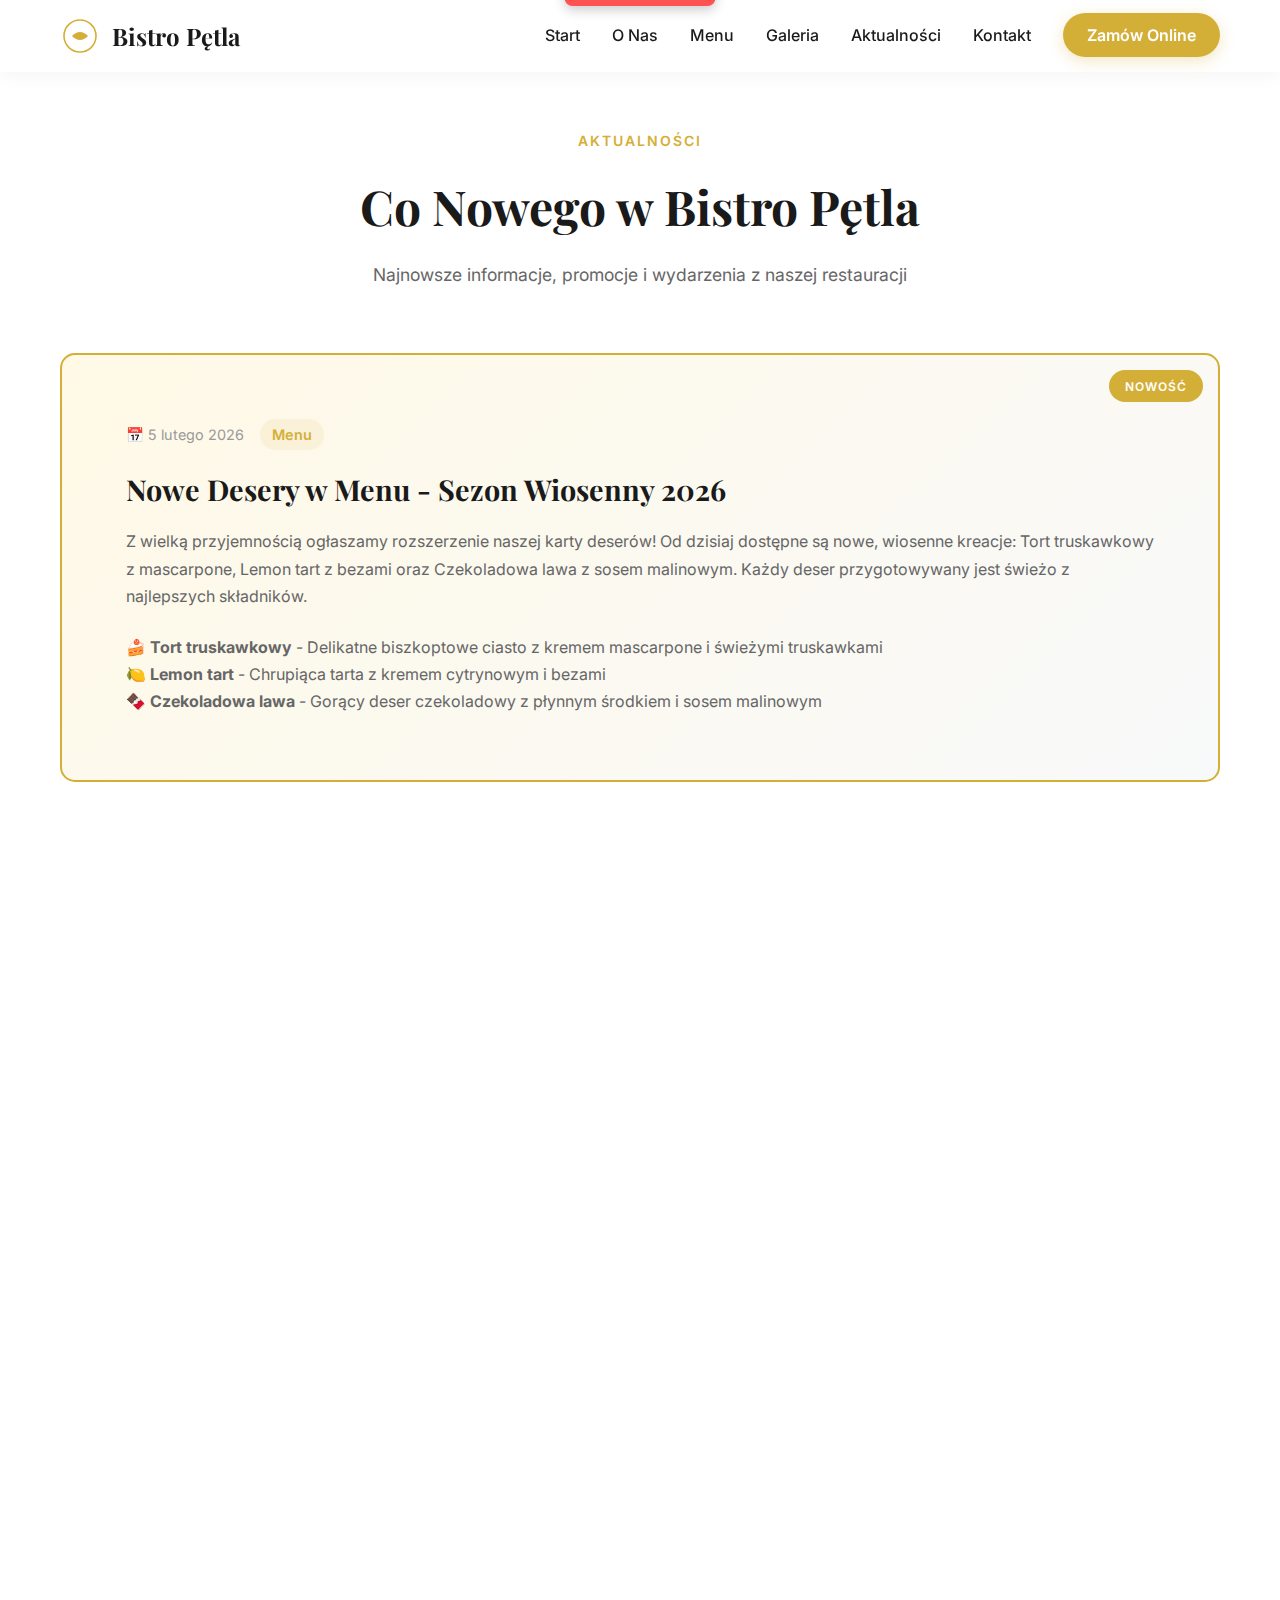
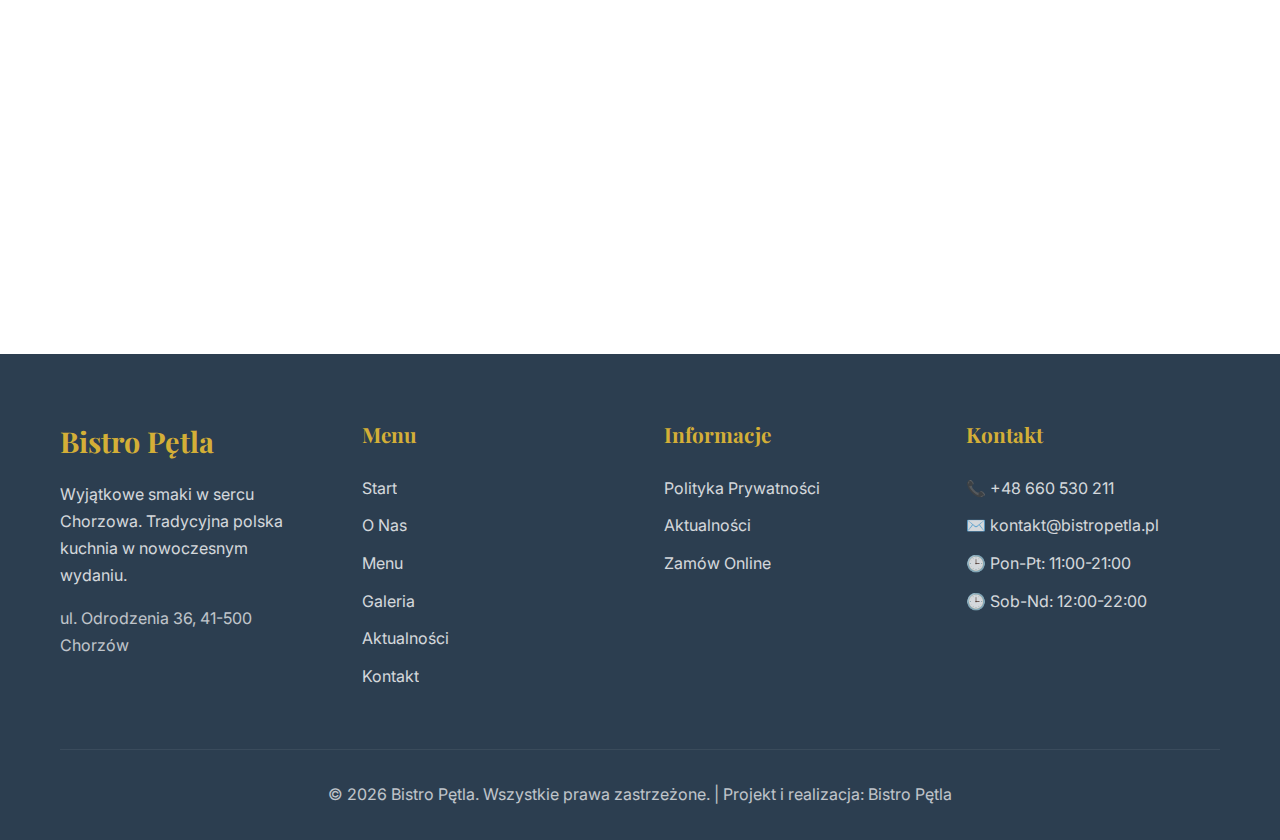
<file: news.html>
<!DOCTYPE html>
<html lang="pl">
<head>
    <meta charset="UTF-8">
    <meta name="viewport" content="width=device-width, initial-scale=1.0">
    <meta name="description" content="Aktualności z Bistro Pętla - nowe dania, promocje, wydarzenia specjalne w Chorzowie">
    <meta name="keywords" content="bistro, aktualnosci, promocje, nowe dania, wydarzenia, Chorzów">
    
    <!-- PWA Meta Tags -->
    <meta name="theme-color" content="#d4af37">
    <meta name="mobile-web-app-capable" content="yes">
    <meta name="apple-mobile-web-app-capable" content="yes">
    <meta name="apple-mobile-web-app-status-bar-style" content="default">
    <meta name="apple-mobile-web-app-title" content="Bistro Pętla">
    <meta name="application-name" content="Bistro Pętla">
    
    <!-- PWA Manifest -->
    <link rel="manifest" href="/manifest.json">
    
    <!-- Favicons & Icons -->
    <link rel="icon" type="image/png" sizes="32x32" href="/icons/icon-32.png">
    <link rel="icon" type="image/png" sizes="16x16" href="/icons/icon-16.png">
    <link rel="apple-touch-icon" sizes="180x180" href="/icons/apple-touch-icon.png">
    
    <title>Aktualności | Bistro Pętla</title>
    
    <link rel="stylesheet" href="styles.css">
    <link rel="stylesheet" href="cookieconsent.css">
    <link rel="preconnect" href="https://fonts.googleapis.com">
    <link rel="preconnect" href="https://fonts.gstatic.com" crossorigin>
    <link href="https://fonts.googleapis.com/css2?family=Playfair+Display:wght@400;600;700&family=Inter:wght@300;400;500;600&display=swap" rel="stylesheet">
</head>
<body>
    <!-- Navigation -->
    <nav class="navbar" id="navbar">
        <div class="container">
            <div class="nav-brand">
                <a href="index.html">
                    <svg class="logo-icon" viewBox="0 0 50 50" width="40" height="40">
                        <circle cx="25" cy="25" r="20" fill="none" stroke="#d4af37" stroke-width="2"/>
                        <path d="M 15 25 Q 25 15, 35 25 Q 25 35, 15 25" fill="#d4af37"/>
                    </svg>
                    <span class="logo-text">Bistro Pętla</span>
                </a>
            </div>
            <button class="nav-toggle" id="navToggle" aria-label="Toggle navigation">
                <span></span>
                <span></span>
                <span></span>
            </button>
            <ul class="nav-menu" id="navMenu">
                <li><a href="index.html" class="nav-link">Start</a></li>
                <li><a href="index.html#about" class="nav-link">O Nas</a></li>
                <li><a href="index.html#menu" class="nav-link">Menu</a></li>
                <li><a href="index.html#gallery" class="nav-link">Galeria</a></li>
                <li><a href="news.html" class="nav-link active">Aktualności</a></li>
                <li><a href="index.html#contact" class="nav-link">Kontakt</a></li>
                <li><a href="index.html#order" class="btn-primary-nav">Zamów Online</a></li>
            </ul>
        </div>
    </nav>

    <!-- News Page Content -->
    <section id="news" class="menu" style="padding-top: 8rem;">
        <div class="container">
            <div class="section-header">
                <span class="section-tag">Aktualności</span>
                <h2 class="section-title">Co Nowego w Bistro Pętla</h2>
                <p class="section-subtitle">Najnowsze informacje, promocje i wydarzenia z naszej restauracji</p>
            </div>
            
            <div class="menu-grid" style="grid-template-columns: repeat(auto-fill, minmax(350px, 1fr)); gap: 2.5rem;">
                <!-- Featured News -->
                <div class="menu-item featured" style="grid-column: 1 / -1;">
                    <span class="menu-badge">Nowość</span>
                    <div style="padding: 2rem;">
                        <div style="display: flex; gap: 1rem; align-items: center; margin-bottom: 1rem; color: #999; font-size: 0.9rem;">
                            <span>📅 5 lutego 2026</span>
                            <span style="background: rgba(212, 175, 55, 0.1); color: #d4af37; padding: 0.25rem 0.75rem; border-radius: 15px; font-weight: 600;">Menu</span>
                        </div>
                        <h3 style="font-family: var(--font-primary); font-size: 1.8rem; margin-bottom: 1rem;">Nowe Desery w Menu - Sezon Wiosenny 2026</h3>
                        <p style="color: #666; line-height: 1.7; margin-bottom: 1.5rem;">
                            Z wielką przyjemnością ogłaszamy rozszerzenie naszej karty deserów! Od dzisiaj dostępne są nowe, wiosenne kreacje: Tort truskawkowy z mascarpone, Lemon tart z bezami oraz Czekoladowa lawa z sosem malinowym. Każdy deser przygotowywany jest świeżo z najlepszych składników.
                        </p>
                        <p style="color: #666; line-height: 1.7;">
                            🍰 <strong>Tort truskawkowy</strong> - Delikatne biszkoptowe ciasto z kremem mascarpone i świeżymi truskawkami<br>
                            🍋 <strong>Lemon tart</strong> - Chrupiąca tarta z kremem cytrynowym i bezami<br>
                            🍫 <strong>Czekoladowa lawa</strong> - Gorący deser czekoladowy z płynnym środkiem i sosem malinowym
                        </p>
                    </div>
                </div>

                <!-- Regular News Cards -->
                <div class="menu-item">
                    <div style="padding: 2rem;">
                        <div style="display: flex; gap: 1rem; align-items: center; margin-bottom: 1rem; color: #999; font-size: 0.9rem;">
                            <span>📅 1 lutego 2026</span>
                            <span style="background: rgba(212, 175, 55, 0.1); color: #d4af37; padding: 0.25rem 0.75rem; border-radius: 15px; font-weight: 600;">Promocja</span>
                        </div>
                        <h3 style="font-family: var(--font-primary); font-size: 1.5rem; margin-bottom: 1rem;">Walentynkowa Promocja - Kolacja dla Dwojga</h3>
                        <p style="color: #666; line-height: 1.7;">
                            Z okazji Walentynek przygotowaliśmy specjalną ofertę dla zakochanych par! Romantyczna kolacja dla dwojga w cenie 149 zł. W zestawie: przystawka, danie główne, deser i lampka wina. Rezerwacje już dostępne!
                        </p>
                    </div>
                </div>

                <div class="menu-item">
                    <div style="padding: 2rem;">
                        <div style="display: flex; gap: 1rem; align-items: center; margin-bottom: 1rem; color: #999; font-size: 0.9rem;">
                            <span>📅 28 stycznia 2026</span>
                            <span style="background: rgba(212, 175, 55, 0.1); color: #d4af37; padding: 0.25rem 0.75rem; border-radius: 15px; font-weight: 600;">Napoje</span>
                        </div>
                        <h3 style="font-family: var(--font-primary); font-size: 1.5rem; margin-bottom: 1rem;">Nowa Karta Kaw Speciality</h3>
                        <p style="color: #666; line-height: 1.7;">
                            Miłośnicy prawdziwej kawy ucieszą się! Wprowadziliśmy nową kartę kaw speciality z ziaren świeżo palonych w lokalnej palarni. Dostępne metody parzenia: AeroPress, Chemex, V60. Zapraszamy na degustację!
                        </p>
                    </div>
                </div>

                <div class="menu-item">
                    <div style="padding: 2rem;">
                        <div style="display: flex; gap: 1rem; align-items: center; margin-bottom: 1rem; color: #999; font-size: 0.9rem;">
                            <span>📅 20 stycznia 2026</span>
                            <span style="background: rgba(212, 175, 55, 0.1); color: #d4af37; padding: 0.25rem 0.75rem; border-radius: 15px; font-weight: 600;">Ogłoszenie</span>
                        </div>
                        <h3 style="font-family: var(--font-primary); font-size: 1.5rem; margin-bottom: 1rem;">Nowe Godziny Otwarcia</h3>
                        <p style="color: #666; line-height: 1.7;">
                            Od lutego przedłużyliśmy godziny otwarcia! Teraz jesteśmy otwarci: Pon-Pt: 11:00-21:00, Sobota-Niedziela: 12:00-22:00. Więcej czasu na ulubione smaki!
                        </p>
                    </div>
                </div>

                <div class="menu-item">
                    <div style="padding: 2rem;">
                        <div style="display: flex; gap: 1rem; align-items: center; margin-bottom: 1rem; color: #999; font-size: 0.9rem;">
                            <span>📅 15 stycznia 2026</span>
                            <span style="background: rgba(212, 175, 55, 0.1); color: #d4af37; padding: 0.25rem 0.75rem; border-radius: 15px; font-weight: 600;">Sezonowo</span>
                        </div>
                        <h3 style="font-family: var(--font-primary); font-size: 1.5rem; margin-bottom: 1rem;">Lody Domowe - Nowe Smaki</h3>
                        <p style="color: #666; line-height: 1.7;">
                            Nasze rzemieślnicze lody w nowych, wyjątkowych smakach! Spróbujcie pistacji z solonym karmelem, lawendy z miodem lub słonego orzecha. Każda gałka to prawdziwa uczta dla podniebienia!
                        </p>
                    </div>
                </div>

                <div class="menu-item">
                    <div style="padding: 2rem;">
                        <div style="display: flex; gap: 1rem; align-items: center; margin-bottom: 1rem; color: #999; font-size: 0.9rem;">
                            <span>📅 10 stycznia 2026</span>
                            <span style="background: rgba(212, 175, 55, 0.1); color: #d4af37; padding: 0.25rem 0.75rem; border-radius: 15px; font-weight: 600;">Wydarzenie</span>
                        </div>
                        <h3 style="font-family: var(--font-primary); font-size: 1.5rem; margin-bottom: 1rem;">Live Music Nights</h3>
                        <p style="color: #666; line-height: 1.7;">
                            Co piątek zapraszamy na wieczory z muzyką na żywo! Lokalni artyści, przyjemna atmosfera i wyjątkowe dania. Rezerwacje: +48 660 530 211
                        </p>
                    </div>
                </div>
            </div>
        </div>
    </section>

    <!-- Footer -->
    <footer class="footer">
        <div class="container">
            <div class="footer-content">
                <div class="footer-brand">
                    <h3>Bistro Pętla</h3>
                    <p>Wyjątkowe smaki w sercu Chorzowa. Tradycyjna polska kuchnia w nowoczesnym wydaniu.</p>
                    <p style="margin-top: 1rem; opacity: 0.7;">ul. Odrodzenia 36, 41-500 Chorzów</p>
                </div>
                
                <div class="footer-links">
                    <h4>Menu</h4>
                    <ul>
                        <li><a href="index.html">Start</a></li>
                        <li><a href="index.html#about">O Nas</a></li>
                        <li><a href="index.html#menu">Menu</a></li>
                        <li><a href="index.html#gallery">Galeria</a></li>
                        <li><a href="news.html">Aktualności</a></li>
                        <li><a href="index.html#contact">Kontakt</a></li>
                    </ul>
                </div>
                
                <div class="footer-links">
                    <h4>Informacje</h4>
                    <ul>
                        <li><a href="privacy.html">Polityka Prywatności</a></li>
                        <li><a href="news.html">Aktualności</a></li>
                        <li><a href="index.html#order">Zamów Online</a></li>
                    </ul>
                </div>
                
                <div class="footer-contact">
                    <h4>Kontakt</h4>
                    <ul>
                        <li>📞 <a href="tel:+48660530211" style="color: white; text-decoration: none;">+48 660 530 211</a></li>
                        <li>✉️ <a href="mailto:kontakt@bistropetla.pl" style="color: white; text-decoration: none;">kontakt@bistropetla.pl</a></li>
                        <li>🕒 Pon-Pt: 11:00-21:00</li>
                        <li>🕒 Sob-Nd: 12:00-22:00</li>
                    </ul>
                </div>
            </div>
            
            <div class="footer-bottom">
                <p>&copy; 2026 Bistro Pętla. Wszystkie prawa zastrzeżone. | Projekt i realizacja: Bistro Pętla</p>
            </div>
        </div>
    </footer>

    <!-- Scripts -->
    <script src="script.js"></script>
    <script src="cookieconsent.js"></script>
    <script src="analytics.js"></script>
    <script src="pwa.js"></script>
</body>
</html>
</file>
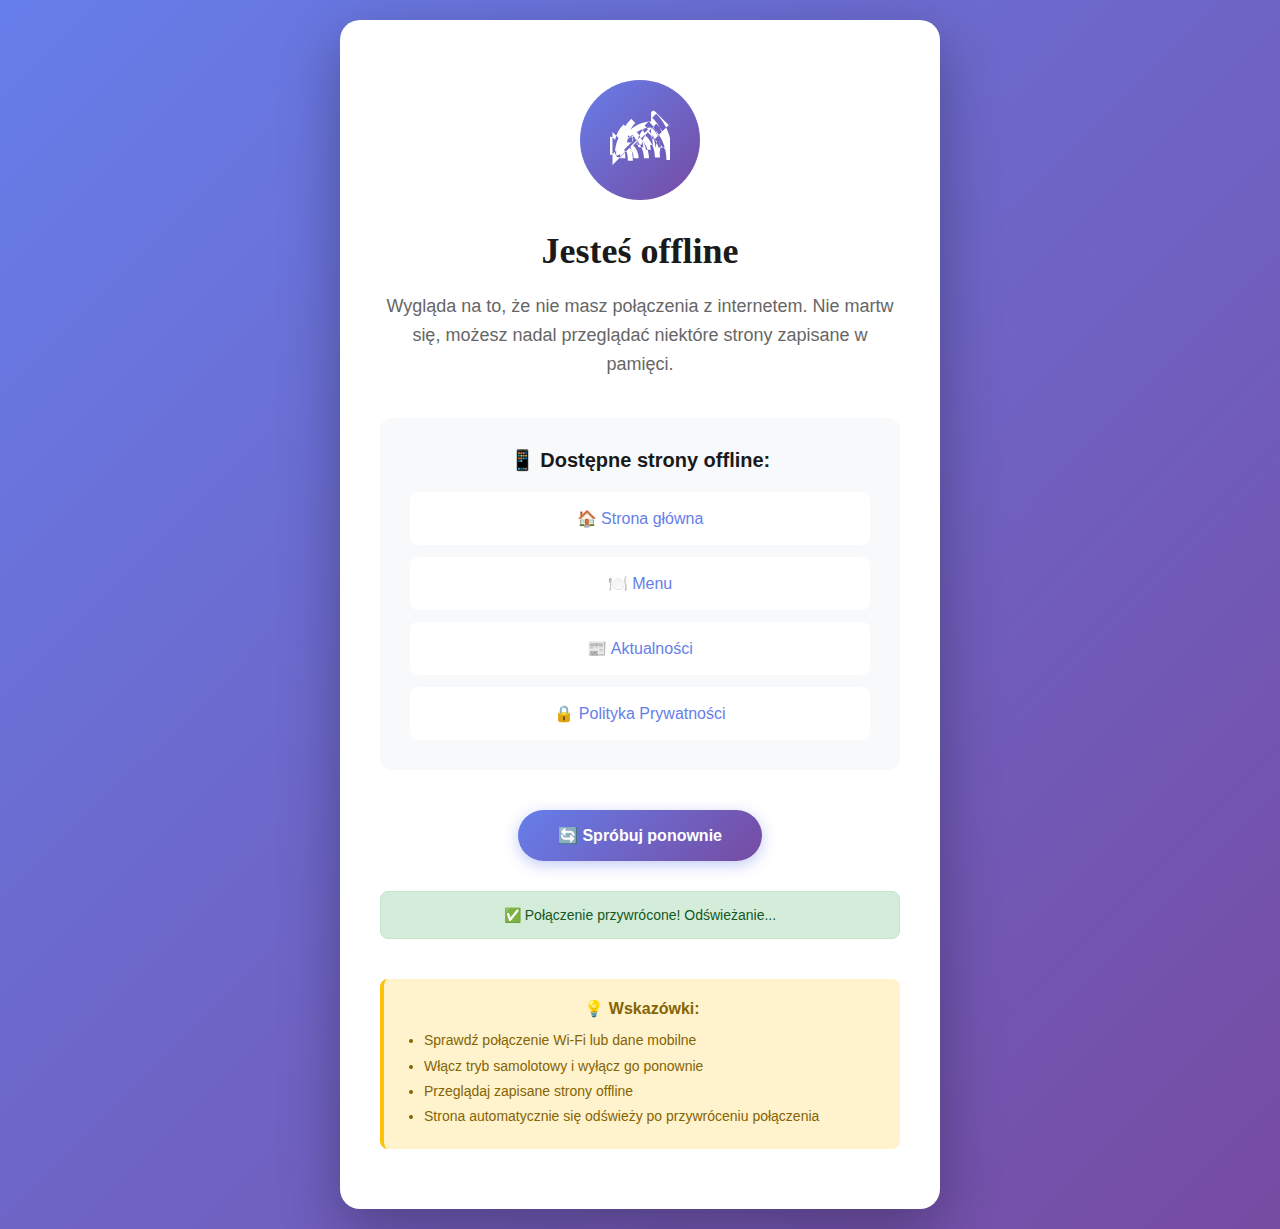
<file: offline.html>
<!DOCTYPE html>
<html lang="pl">
<head>
    <meta charset="UTF-8">
    <meta name="viewport" content="width=device-width, initial-scale=1.0">
    <title>Offline - Bistro Pętla</title>
    <style>
        * {
            margin: 0;
            padding: 0;
            box-sizing: border-box;
        }

        body {
            font-family: 'Inter', -apple-system, BlinkMacSystemFont, 'Segoe UI', Roboto, sans-serif;
            background: linear-gradient(135deg, #667eea 0%, #764ba2 100%);
            min-height: 100vh;
            display: flex;
            align-items: center;
            justify-content: center;
            padding: 20px;
        }

        .offline-container {
            background: white;
            border-radius: 20px;
            padding: 60px 40px;
            max-width: 600px;
            width: 100%;
            text-align: center;
            box-shadow: 0 20px 60px rgba(0, 0, 0, 0.3);
            animation: slideUp 0.6s ease-out;
        }

        @keyframes slideUp {
            from {
                opacity: 0;
                transform: translateY(30px);
            }
            to {
                opacity: 1;
                transform: translateY(0);
            }
        }

        .offline-icon {
            width: 120px;
            height: 120px;
            margin: 0 auto 30px;
            background: linear-gradient(135deg, #667eea 0%, #764ba2 100%);
            border-radius: 50%;
            display: flex;
            align-items: center;
            justify-content: center;
            animation: pulse 2s ease-in-out infinite;
        }

        @keyframes pulse {
            0%, 100% {
                transform: scale(1);
            }
            50% {
                transform: scale(1.05);
            }
        }

        .offline-icon svg {
            width: 60px;
            height: 60px;
            fill: white;
        }

        h1 {
            font-family: 'Playfair Display', serif;
            font-size: 36px;
            color: #1a1a1a;
            margin-bottom: 20px;
        }

        p {
            font-size: 18px;
            color: #666;
            line-height: 1.6;
            margin-bottom: 30px;
        }

        .cached-pages {
            margin: 40px 0;
            padding: 30px;
            background: #f8f9fa;
            border-radius: 12px;
        }

        .cached-pages h2 {
            font-size: 20px;
            color: #1a1a1a;
            margin-bottom: 20px;
        }

        .cached-links {
            display: flex;
            flex-direction: column;
            gap: 12px;
        }

        .cached-links a {
            display: block;
            padding: 15px 20px;
            background: white;
            color: #667eea;
            text-decoration: none;
            border-radius: 8px;
            font-weight: 500;
            transition: all 0.3s ease;
            border: 2px solid transparent;
        }

        .cached-links a:hover {
            background: #667eea;
            color: white;
            transform: translateY(-2px);
            box-shadow: 0 4px 12px rgba(102, 126, 234, 0.3);
        }

        .retry-btn {
            display: inline-block;
            padding: 16px 40px;
            background: linear-gradient(135deg, #667eea 0%, #764ba2 100%);
            color: white;
            text-decoration: none;
            border-radius: 30px;
            font-weight: 600;
            font-size: 16px;
            transition: all 0.3s ease;
            border: none;
            cursor: pointer;
            box-shadow: 0 4px 15px rgba(102, 126, 234, 0.4);
        }

        .retry-btn:hover {
            transform: translateY(-2px);
            box-shadow: 0 6px 20px rgba(102, 126, 234, 0.6);
        }

        .connection-status {
            margin-top: 30px;
            padding: 15px;
            border-radius: 8px;
            font-size: 14px;
            font-weight: 500;
        }

        .connection-status.online {
            background: #d4edda;
            color: #155724;
            border: 1px solid #c3e6cb;
        }

        .connection-status.offline {
            background: #f8d7da;
            color: #721c24;
            border: 1px solid #f5c6cb;
        }

        .tips {
            margin-top: 40px;
            padding: 20px;
            background: #fff3cd;
            border-radius: 8px;
            border-left: 4px solid #ffc107;
        }

        .tips h3 {
            font-size: 16px;
            color: #856404;
            margin-bottom: 10px;
        }

        .tips ul {
            text-align: left;
            color: #856404;
            font-size: 14px;
            line-height: 1.8;
            padding-left: 20px;
        }

        @media (max-width: 768px) {
            .offline-container {
                padding: 40px 30px;
            }

            h1 {
                font-size: 28px;
            }

            p {
                font-size: 16px;
            }

            .offline-icon {
                width: 100px;
                height: 100px;
            }

            .offline-icon svg {
                width: 50px;
                height: 50px;
            }
        }
    </style>
</head>
<body>
    <div class="offline-container">
        <div class="offline-icon">
            <svg viewBox="0 0 24 24">
                <path d="M23.64,7C23.8,6.66 23.73,6.24 23.45,5.97L18.03,0.55C17.76,0.27 17.34,0.2 17,0.36C16.66,0.5 16.44,0.84 16.44,1.22V4.56C12.5,4.69 8.94,6.5 6.67,9.5L8.28,11.11C10.16,8.67 13.07,7.16 16.44,7.03V10.78C16.44,11.16 16.66,11.5 17,11.64C17.34,11.8 17.76,11.73 18.03,11.45L23.45,6.03C23.73,5.76 23.8,5.34 23.64,5M1,8.82L3.41,11.23C2.5,13.05 2,15.08 2,17.22C2,17.6 2.24,17.94 2.58,18.08C2.92,18.24 3.34,18.17 3.61,17.89L9.03,12.47C9.31,12.19 9.38,11.77 9.24,11.43C9.1,11.09 8.76,10.87 8.38,10.87H4.63C5.18,9.54 6,8.35 7.03,7.36L5.42,5.75C3.73,7.43 2.5,9.58 2.03,11.96L1,10.93C0.72,10.65 0.3,10.58 0,10.72C-0.36,10.86 -0.58,11.2 -0.58,11.58V17C-0.58,17.38 -0.36,17.72 0,17.86C0.3,18 0.72,17.95 1,17.67L3.5,15.17C3.94,16.5 4.13,17.91 4.13,19.33H6.13C6.13,17.36 5.79,15.43 5.13,13.63L8.91,9.85C10.27,11.21 11.13,12.97 11.35,14.87H13.37C13.13,12.5 12.08,10.28 10.5,8.5L12.11,6.89C14.03,8.81 15.13,11.35 15.13,14H17.13C17.13,11.03 15.94,8.24 13.87,6.17L15.5,4.54C18.24,7.28 20,11.03 20,15H22C22,10.42 20.04,6.24 16.89,3.09L18.5,1.5C22.24,5.24 24.58,10.42 24.58,16C24.58,16.38 24.36,16.72 24,16.86C23.66,17 23.24,16.95 23,16.67L20.5,14.17C20.04,15.5 19.85,16.91 19.85,18.33H17.85C17.85,16.36 18.19,14.43 18.85,12.63L15.07,8.85C13.71,10.21 12.85,11.97 12.63,13.87H10.61C10.85,11.5 11.9,9.28 13.5,7.5L11.89,5.89C9.97,7.81 8.87,10.35 8.87,13H6.87C6.87,10.03 8.06,7.24 10.13,5.17L8.5,3.54C4.76,7.28 2.42,12.46 2.42,18C2.42,18.38 2.64,18.72 3,18.86C3.34,19 3.76,18.95 4,18.67L6.5,16.17C6.96,17.5 7.15,18.91 7.15,20.33H9.15C9.15,18.36 8.81,16.43 8.15,14.63L11.93,10.85C13.29,12.21 14.15,13.97 14.37,15.87H16.39C16.15,13.5 15.1,11.28 13.5,9.5L15.11,7.89C17.03,9.81 18.13,12.35 18.13,15H20.13C20.13,12.03 18.94,9.24 16.87,7.17L18.5,5.54C22.24,9.28 24.58,14.46 24.58,20H22.58C22.58,14.89 20.5,10.24 17.13,6.87L15.5,8.5C18.24,11.24 20,15 20,19H18C18,15.46 16.45,12.24 13.93,9.93L12.33,11.53C14.39,13.59 15.58,16.38 15.58,19.33H13.58C13.58,16.78 12.61,14.39 10.91,12.5L9.31,14.1C10.66,15.45 11.46,17.31 11.46,19.33H9.46C9.46,17.73 8.85,16.27 7.85,15.13L1,22V8.82Z"/>
            </svg>
        </div>

        <h1>Jesteś offline</h1>
        <p>Wygląda na to, że nie masz połączenia z internetem. Nie martw się, możesz nadal przeglądać niektóre strony zapisane w pamięci.</p>

        <div class="cached-pages">
            <h2>📱 Dostępne strony offline:</h2>
            <div class="cached-links">
                <a href="/index.html">🏠 Strona główna</a>
                <a href="/index.html#menu">🍽️ Menu</a>
                <a href="/news.html">📰 Aktualności</a>
                <a href="/privacy.html">🔒 Polityka Prywatności</a>
            </div>
        </div>

        <button class="retry-btn" onclick="window.location.reload()">🔄 Spróbuj ponownie</button>

        <div class="connection-status offline" id="connectionStatus">
            ❌ Brak połączenia z internetem
        </div>

        <div class="tips">
            <h3>💡 Wskazówki:</h3>
            <ul>
                <li>Sprawdź połączenie Wi-Fi lub dane mobilne</li>
                <li>Włącz tryb samolotowy i wyłącz go ponownie</li>
                <li>Przeglądaj zapisane strony offline</li>
                <li>Strona automatycznie się odświeży po przywróceniu połączenia</li>
            </ul>
        </div>
    </div>

    <script>
        // Monitor connection status
        function updateConnectionStatus() {
            const statusElement = document.getElementById('connectionStatus');
            
            if (navigator.onLine) {
                statusElement.className = 'connection-status online';
                statusElement.textContent = '✅ Połączenie przywrócone! Odświeżanie...';
                
                // Reload page after 1 second
                setTimeout(() => {
                    window.location.reload();
                }, 1000);
            } else {
                statusElement.className = 'connection-status offline';
                statusElement.textContent = '❌ Brak połączenia z internetem';
            }
        }

        // Listen for connection changes
        window.addEventListener('online', updateConnectionStatus);
        window.addEventListener('offline', updateConnectionStatus);

        // Check status on load
        updateConnectionStatus();

        // Auto-retry every 10 seconds
        setInterval(() => {
            if (navigator.onLine) {
                window.location.reload();
            }
        }, 10000);
    </script>
</body>
</html>
</file>
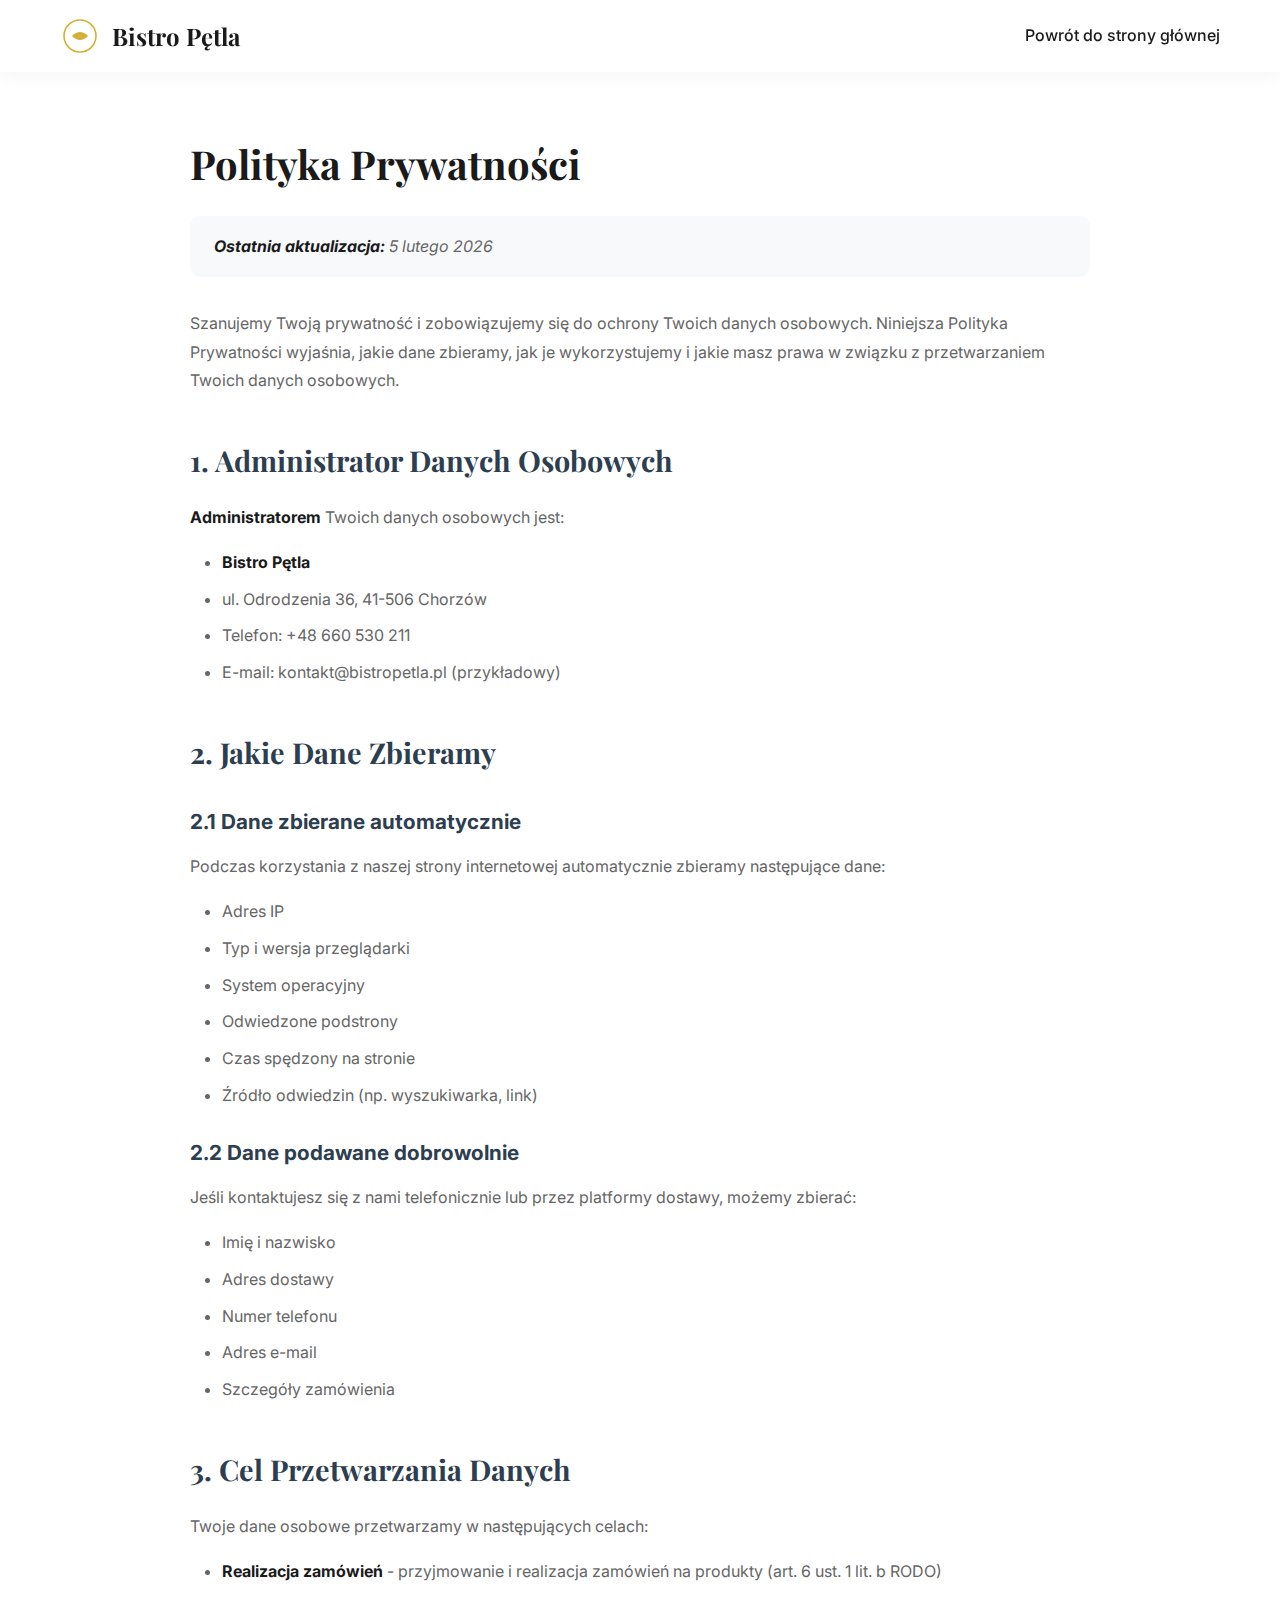
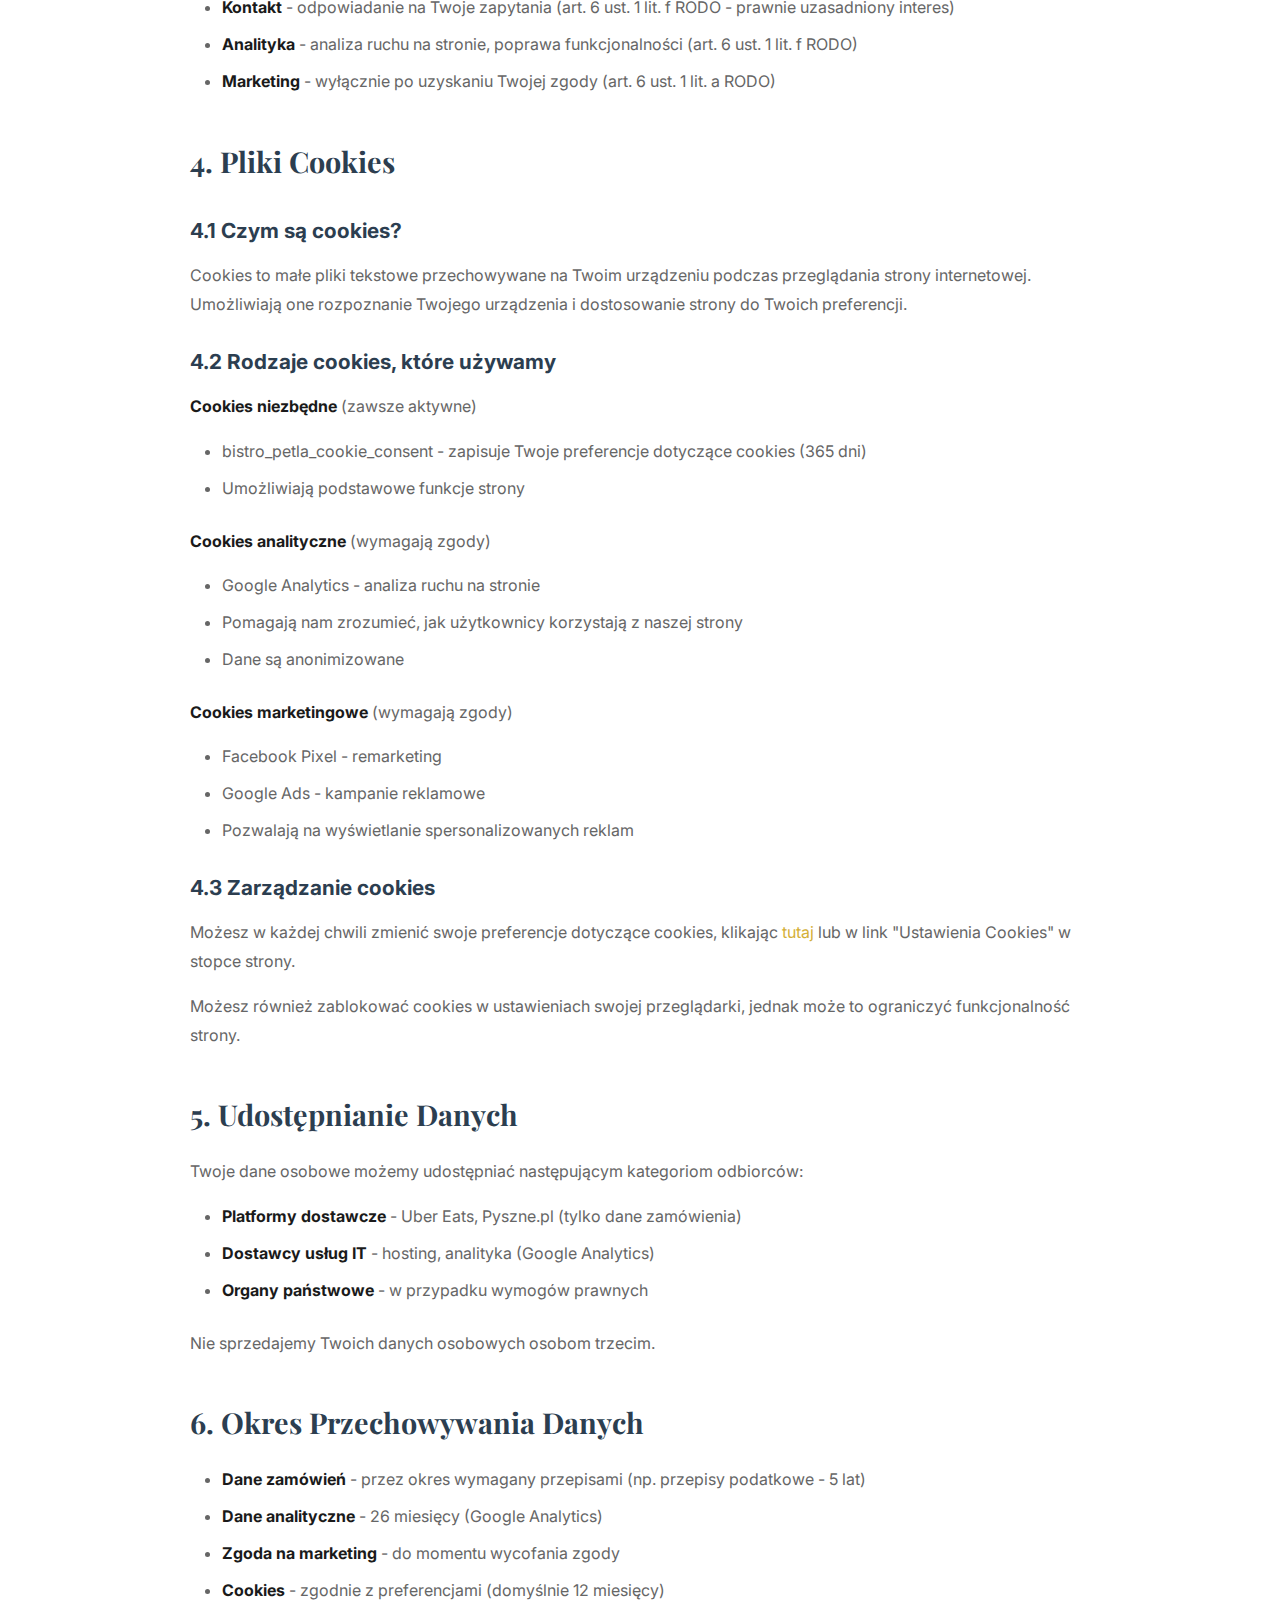
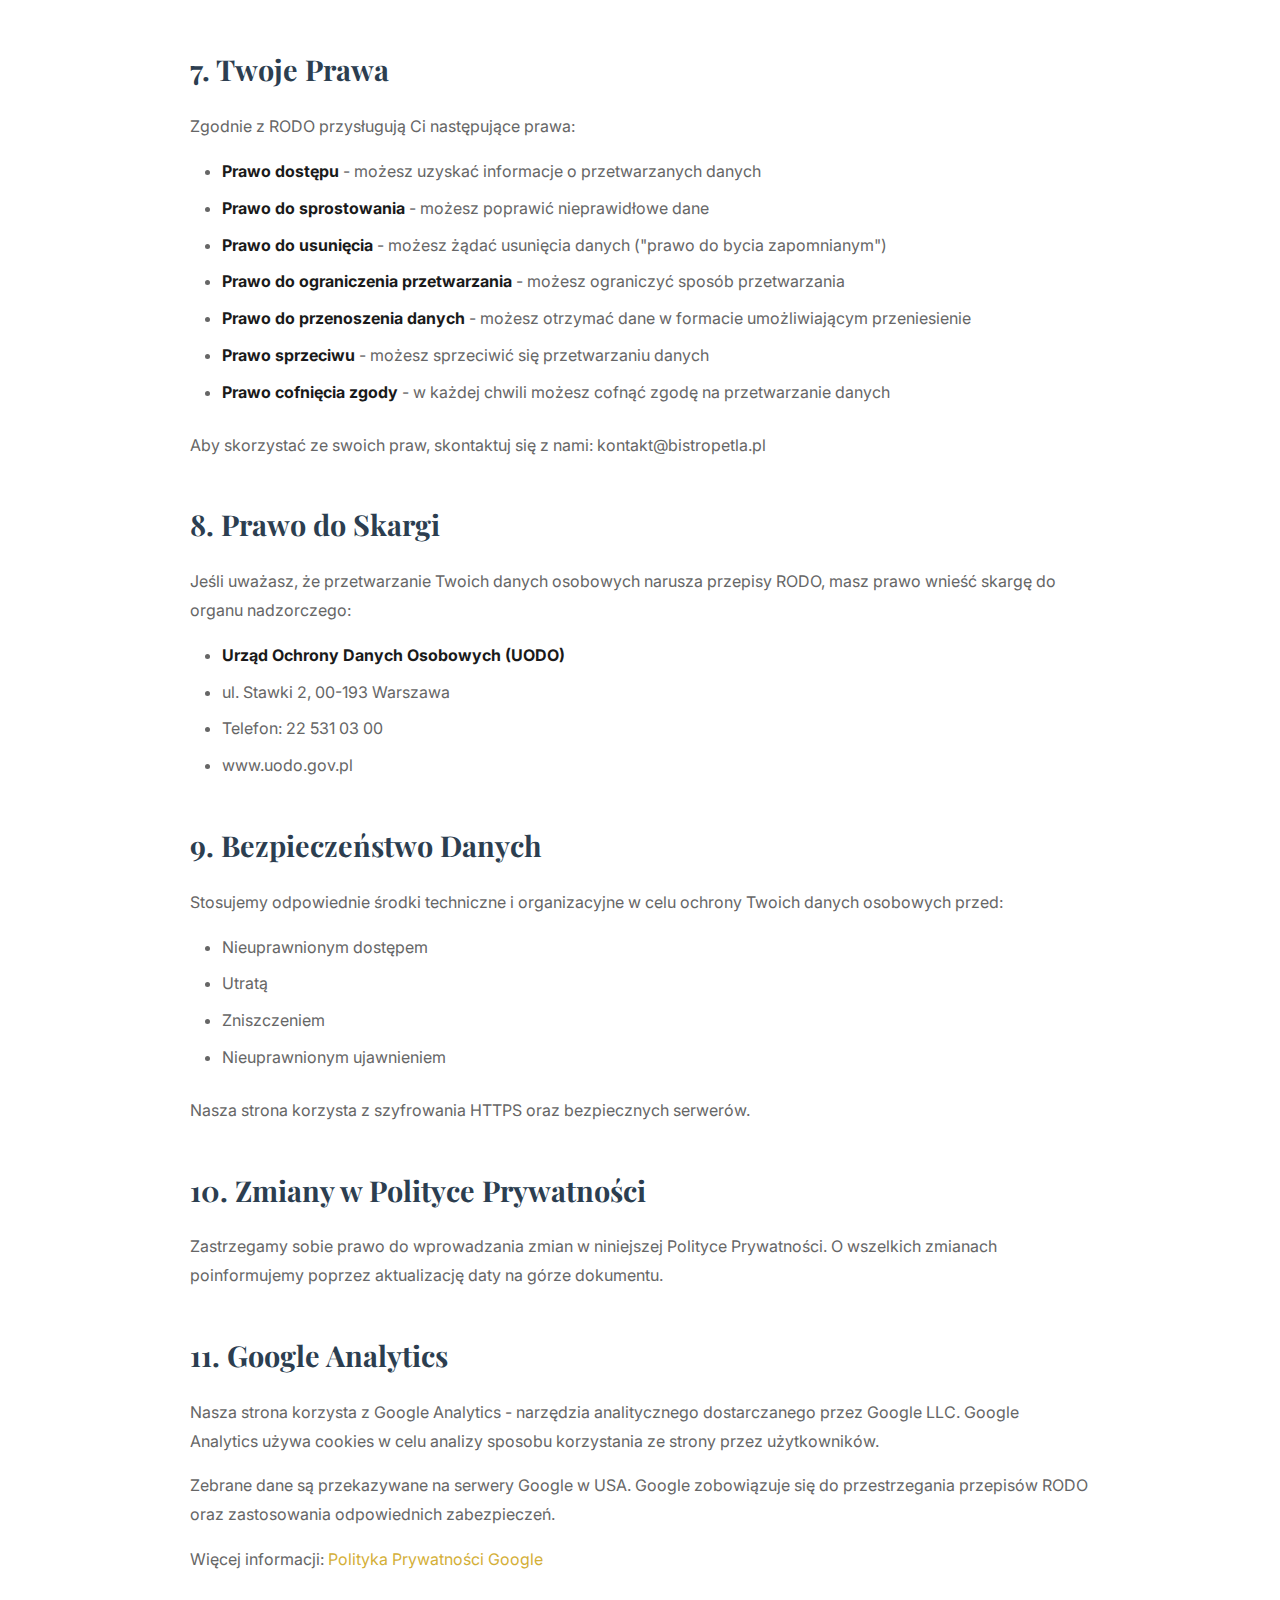
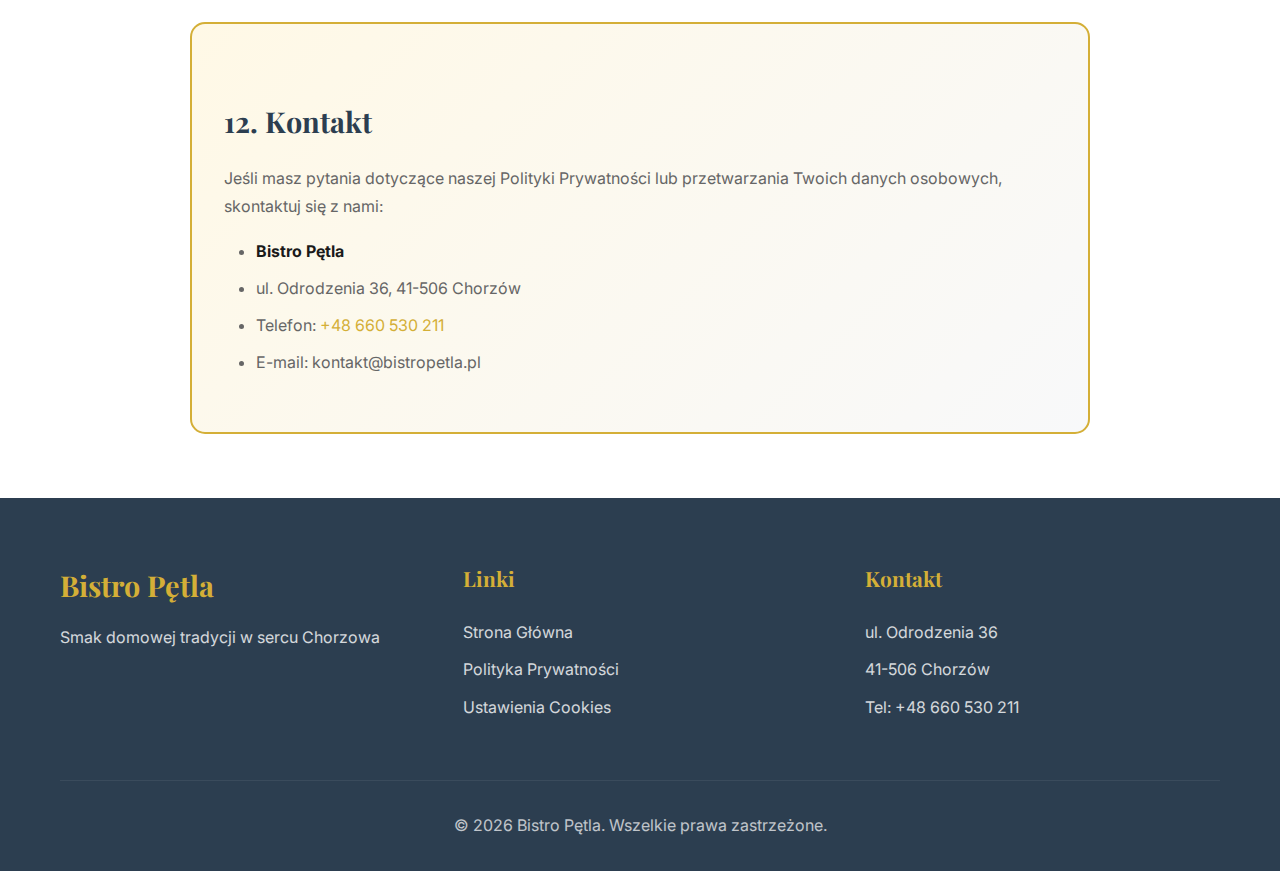
<file: privacy.html>
<!DOCTYPE html>
<html lang="pl">
<head>
    <meta charset="UTF-8">
    <meta name="viewport" content="width=device-width, initial-scale=1.0">
    <meta name="description" content="Polityka Prywatności Bistro Pętla - informacje o przetwarzaniu danych osobowych i cookies">
    <title>Polityka Prywatności | Bistro Pętla</title>
    <link rel="stylesheet" href="styles.css">
    <link rel="preconnect" href="https://fonts.googleapis.com">
    <link rel="preconnect" href="https://fonts.gstatic.com" crossorigin>
    <link href="https://fonts.googleapis.com/css2?family=Playfair+Display:wght@400;600;700&family=Inter:wght@300;400;500;600&display=swap" rel="stylesheet">
    <style>
        .privacy-page {
            padding: 8rem 0 4rem;
            background: #ffffff;
        }
        .privacy-content {
            max-width: 900px;
            margin: 0 auto;
            line-height: 1.8;
        }
        .privacy-content h1 {
            font-family: 'Playfair Display', serif;
            font-size: 2.5rem;
            color: #1a1a1a;
            margin-bottom: 1rem;
        }
        .privacy-content h2 {
            font-family: 'Playfair Display', serif;
            font-size: 1.8rem;
            color: #2c3e50;
            margin-top: 2.5rem;
            margin-bottom: 1rem;
        }
        .privacy-content h3 {
            font-size: 1.3rem;
            color: #2c3e50;
            margin-top: 1.5rem;
            margin-bottom: 0.75rem;
        }
        .privacy-content p {
            margin-bottom: 1rem;
            color: #666;
        }
        .privacy-content ul, .privacy-content ol {
            margin-bottom: 1.5rem;
            padding-left: 2rem;
        }
        .privacy-content li {
            margin-bottom: 0.5rem;
            color: #666;
        }
        .privacy-content strong {
            color: #1a1a1a;
        }
        .privacy-content a {
            color: #d4af37;
            text-decoration: none;
        }
        .privacy-content a:hover {
            text-decoration: underline;
        }
        .last-updated {
            background: #f8f9fa;
            padding: 1rem 1.5rem;
            border-radius: 10px;
            margin-bottom: 2rem;
            color: #666;
            font-style: italic;
        }
        .contact-box {
            background: linear-gradient(135deg, #fff9e6 0%, #f8f9fa 100%);
            border: 2px solid #d4af37;
            border-radius: 15px;
            padding: 2rem;
            margin-top: 3rem;
        }
    </style>
</head>
<body>
    <!-- Navigation -->
    <nav class="navbar" id="navbar">
        <div class="container">
            <div class="nav-brand">
                <a href="index.html">
                    <svg class="logo-icon" viewBox="0 0 50 50" width="40" height="40">
                        <circle cx="25" cy="25" r="20" fill="none" stroke="#d4af37" stroke-width="2"/>
                        <path d="M 15 25 Q 25 15, 35 25 Q 25 35, 15 25" fill="#d4af37"/>
                    </svg>
                    <span class="logo-text">Bistro Pętla</span>
                </a>
            </div>
            <ul class="nav-menu">
                <li><a href="index.html" class="nav-link">Powrót do strony głównej</a></li>
            </ul>
        </div>
    </nav>

    <!-- Privacy Policy Content -->
    <div class="privacy-page">
        <div class="container">
            <div class="privacy-content">
                <h1>Polityka Prywatności</h1>
                
                <div class="last-updated">
                    <strong>Ostatnia aktualizacja:</strong> 5 lutego 2026
                </div>

                <p>Szanujemy Twoją prywatność i zobowiązujemy się do ochrony Twoich danych osobowych. Niniejsza Polityka Prywatności wyjaśnia, jakie dane zbieramy, jak je wykorzystujemy i jakie masz prawa w związku z przetwarzaniem Twoich danych osobowych.</p>

                <h2>1. Administrator Danych Osobowych</h2>
                <p><strong>Administratorem</strong> Twoich danych osobowych jest:</p>
                <ul>
                    <li><strong>Bistro Pętla</strong></li>
                    <li>ul. Odrodzenia 36, 41-506 Chorzów</li>
                    <li>Telefon: +48 660 530 211</li>
                    <li>E-mail: kontakt@bistropetla.pl (przykładowy)</li>
                </ul>

                <h2>2. Jakie Dane Zbieramy</h2>
                
                <h3>2.1 Dane zbierane automatycznie</h3>
                <p>Podczas korzystania z naszej strony internetowej automatycznie zbieramy następujące dane:</p>
                <ul>
                    <li>Adres IP</li>
                    <li>Typ i wersja przeglądarki</li>
                    <li>System operacyjny</li>
                    <li>Odwiedzone podstrony</li>
                    <li>Czas spędzony na stronie</li>
                    <li>Źródło odwiedzin (np. wyszukiwarka, link)</li>
                </ul>

                <h3>2.2 Dane podawane dobrowolnie</h3>
                <p>Jeśli kontaktujesz się z nami telefonicznie lub przez platformy dostawy, możemy zbierać:</p>
                <ul>
                    <li>Imię i nazwisko</li>
                    <li>Adres dostawy</li>
                    <li>Numer telefonu</li>
                    <li>Adres e-mail</li>
                    <li>Szczegóły zamówienia</li>
                </ul>

                <h2>3. Cel Przetwarzania Danych</h2>
                <p>Twoje dane osobowe przetwarzamy w następujących celach:</p>
                <ul>
                    <li><strong>Realizacja zamówień</strong> - przyjmowanie i realizacja zamówień na produkty (art. 6 ust. 1 lit. b RODO)</li>
                    <li><strong>Kontakt</strong> - odpowiadanie na Twoje zapytania (art. 6 ust. 1 lit. f RODO - prawnie uzasadniony interes)</li>
                    <li><strong>Analityka</strong> - analiza ruchu na stronie, poprawa funkcjonalności (art. 6 ust. 1 lit. f RODO)</li>
                    <li><strong>Marketing</strong> - wyłącznie po uzyskaniu Twojej zgody (art. 6 ust. 1 lit. a RODO)</li>
                </ul>

                <h2>4. Pliki Cookies</h2>
                
                <h3>4.1 Czym są cookies?</h3>
                <p>Cookies to małe pliki tekstowe przechowywane na Twoim urządzeniu podczas przeglądania strony internetowej. Umożliwiają one rozpoznanie Twojego urządzenia i dostosowanie strony do Twoich preferencji.</p>

                <h3>4.2 Rodzaje cookies, które używamy</h3>
                
                <p><strong>Cookies niezbędne</strong> (zawsze aktywne)</p>
                <ul>
                    <li>bistro_petla_cookie_consent - zapisuje Twoje preferencje dotyczące cookies (365 dni)</li>
                    <li>Umożliwiają podstawowe funkcje strony</li>
                </ul>

                <p><strong>Cookies analityczne</strong> (wymagają zgody)</p>
                <ul>
                    <li>Google Analytics - analiza ruchu na stronie</li>
                    <li>Pomagają nam zrozumieć, jak użytkownicy korzystają z naszej strony</li>
                    <li>Dane są anonimizowane</li>
                </ul>

                <p><strong>Cookies marketingowe</strong> (wymagają zgody)</p>
                <ul>
                    <li>Facebook Pixel - remarketing</li>
                    <li>Google Ads - kampanie reklamowe</li>
                    <li>Pozwalają na wyświetlanie spersonalizowanych reklam</li>
                </ul>

                <h3>4.3 Zarządzanie cookies</h3>
                <p>Możesz w każdej chwili zmienić swoje preferencje dotyczące cookies, klikając <a href="#" id="cookieSettingsLink2">tutaj</a> lub w link "Ustawienia Cookies" w stopce strony.</p>
                <p>Możesz również zablokować cookies w ustawieniach swojej przeglądarki, jednak może to ograniczyć funkcjonalność strony.</p>

                <h2>5. Udostępnianie Danych</h2>
                <p>Twoje dane osobowe możemy udostępniać następującym kategoriom odbiorców:</p>
                <ul>
                    <li><strong>Platformy dostawcze</strong> - Uber Eats, Pyszne.pl (tylko dane zamówienia)</li>
                    <li><strong>Dostawcy usług IT</strong> - hosting, analityka (Google Analytics)</li>
                    <li><strong>Organy państwowe</strong> - w przypadku wymogów prawnych</li>
                </ul>
                <p>Nie sprzedajemy Twoich danych osobowych osobom trzecim.</p>

                <h2>6. Okres Przechowywania Danych</h2>
                <ul>
                    <li><strong>Dane zamówień</strong> - przez okres wymagany przepisami (np. przepisy podatkowe - 5 lat)</li>
                    <li><strong>Dane analityczne</strong> - 26 miesięcy (Google Analytics)</li>
                    <li><strong>Zgoda na marketing</strong> - do momentu wycofania zgody</li>
                    <li><strong>Cookies</strong> - zgodnie z preferencjami (domyślnie 12 miesięcy)</li>
                </ul>

                <h2>7. Twoje Prawa</h2>
                <p>Zgodnie z RODO przysługują Ci następujące prawa:</p>
                <ul>
                    <li><strong>Prawo dostępu</strong> - możesz uzyskać informacje o przetwarzanych danych</li>
                    <li><strong>Prawo do sprostowania</strong> - możesz poprawić nieprawidłowe dane</li>
                    <li><strong>Prawo do usunięcia</strong> - możesz żądać usunięcia danych ("prawo do bycia zapomnianym")</li>
                    <li><strong>Prawo do ograniczenia przetwarzania</strong> - możesz ograniczyć sposób przetwarzania</li>
                    <li><strong>Prawo do przenoszenia danych</strong> - możesz otrzymać dane w formacie umożliwiającym przeniesienie</li>
                    <li><strong>Prawo sprzeciwu</strong> - możesz sprzeciwić się przetwarzaniu danych</li>
                    <li><strong>Prawo cofnięcia zgody</strong> - w każdej chwili możesz cofnąć zgodę na przetwarzanie danych</li>
                </ul>
                <p>Aby skorzystać ze swoich praw, skontaktuj się z nami: kontakt@bistropetla.pl</p>

                <h2>8. Prawo do Skargi</h2>
                <p>Jeśli uważasz, że przetwarzanie Twoich danych osobowych narusza przepisy RODO, masz prawo wnieść skargę do organu nadzorczego:</p>
                <ul>
                    <li><strong>Urząd Ochrony Danych Osobowych (UODO)</strong></li>
                    <li>ul. Stawki 2, 00-193 Warszawa</li>
                    <li>Telefon: 22 531 03 00</li>
                    <li>www.uodo.gov.pl</li>
                </ul>

                <h2>9. Bezpieczeństwo Danych</h2>
                <p>Stosujemy odpowiednie środki techniczne i organizacyjne w celu ochrony Twoich danych osobowych przed:</p>
                <ul>
                    <li>Nieuprawnionym dostępem</li>
                    <li>Utratą</li>
                    <li>Zniszczeniem</li>
                    <li>Nieuprawnionym ujawnieniem</li>
                </ul>
                <p>Nasza strona korzysta z szyfrowania HTTPS oraz bezpiecznych serwerów.</p>

                <h2>10. Zmiany w Polityce Prywatności</h2>
                <p>Zastrzegamy sobie prawo do wprowadzania zmian w niniejszej Polityce Prywatności. O wszelkich zmianach poinformujemy poprzez aktualizację daty na górze dokumentu.</p>

                <h2>11. Google Analytics</h2>
                <p>Nasza strona korzysta z Google Analytics - narzędzia analitycznego dostarczanego przez Google LLC. Google Analytics używa cookies w celu analizy sposobu korzystania ze strony przez użytkowników.</p>
                <p>Zebrane dane są przekazywane na serwery Google w USA. Google zobowiązuje się do przestrzegania przepisów RODO oraz zastosowania odpowiednich zabezpieczeń.</p>
                <p>Więcej informacji: <a href="https://policies.google.com/privacy" target="_blank" rel="noopener">Polityka Prywatności Google</a></p>

                <div class="contact-box">
                    <h2>12. Kontakt</h2>
                    <p>Jeśli masz pytania dotyczące naszej Polityki Prywatności lub przetwarzania Twoich danych osobowych, skontaktuj się z nami:</p>
                    <ul>
                        <li><strong>Bistro Pętla</strong></li>
                        <li>ul. Odrodzenia 36, 41-506 Chorzów</li>
                        <li>Telefon: <a href="tel:+48660530211">+48 660 530 211</a></li>
                        <li>E-mail: kontakt@bistropetla.pl</li>
                    </ul>
                </div>
            </div>
        </div>
    </div>

    <!-- Footer -->
    <footer class="footer">
        <div class="container">
            <div class="footer-content">
                <div class="footer-brand">
                    <h3>Bistro Pętla</h3>
                    <p>Smak domowej tradycji w sercu Chorzowa</p>
                </div>
                <div class="footer-links">
                    <h4>Linki</h4>
                    <ul>
                        <li><a href="index.html">Strona Główna</a></li>
                        <li><a href="privacy.html">Polityka Prywatności</a></li>
                        <li><a href="#" id="cookieSettingsLink3">Ustawienia Cookies</a></li>
                    </ul>
                </div>
                <div class="footer-contact">
                    <h4>Kontakt</h4>
                    <ul>
                        <li>ul. Odrodzenia 36</li>
                        <li>41-506 Chorzów</li>
                        <li>Tel: +48 660 530 211</li>
                    </ul>
                </div>
            </div>
            <div class="footer-bottom">
                <p>&copy; 2026 Bistro Pętla. Wszelkie prawa zastrzeżone.</p>
            </div>
        </div>
    </footer>

    <script src="script.js"></script>
    <script>
        // Cookie settings links
        document.getElementById('cookieSettingsLink2')?.addEventListener('click', (e) => {
            e.preventDefault();
            if (window.cookieConsent) {
                window.cookieConsent.showModal();
            }
        });
        
        document.getElementById('cookieSettingsLink3')?.addEventListener('click', (e) => {
            e.preventDefault();
            if (window.cookieConsent) {
                window.cookieConsent.showModal();
            }
        });
    </script>
</body>
</html>
</file>
<file: cookieconsent.css>
/* ==========================================
   COOKIE CONSENT BANNER - GDPR Compliant
   ========================================== */

.cc-banner {
    position: fixed;
    bottom: 0;
    left: 0;
    right: 0;
    background: rgba(44, 62, 80, 0.98);
    backdrop-filter: blur(10px);
    color: #ffffff;
    padding: 2rem;
    z-index: 9999;
    box-shadow: 0 -5px 30px rgba(0, 0, 0, 0.3);
    transform: translateY(100%);
    transition: transform 0.4s cubic-bezier(0.4, 0, 0.2, 1);
}

.cc-banner.show {
    transform: translateY(0);
}

.cc-banner.hidden {
    display: none;
}

.cc-container {
    max-width: 1200px;
    margin: 0 auto;
    display: flex;
    align-items: center;
    gap: 2rem;
    flex-wrap: wrap;
}

.cc-content {
    flex: 1;
    min-width: 300px;
}

.cc-title {
    font-family: 'Playfair Display', serif;
    font-size: 1.5rem;
    margin-bottom: 0.75rem;
    color: #d4af37;
}

.cc-message {
    font-size: 0.95rem;
    line-height: 1.6;
    margin-bottom: 1rem;
    opacity: 0.95;
}

.cc-message a {
    color: #d4af37;
    text-decoration: underline;
    transition: opacity 0.3s ease;
}

.cc-message a:hover {
    opacity: 0.8;
}

.cc-buttons {
    display: flex;
    gap: 1rem;
    flex-wrap: wrap;
}

.cc-btn {
    padding: 0.75rem 2rem;
    border: none;
    border-radius: 50px;
    font-weight: 600;
    font-size: 0.95rem;
    cursor: pointer;
    transition: all 0.3s ease;
    font-family: 'Inter', sans-serif;
}

.cc-btn-accept {
    background: #d4af37;
    color: #1a1a1a;
}

.cc-btn-accept:hover {
    background: #b8962e;
    transform: translateY(-2px);
    box-shadow: 0 5px 15px rgba(212, 175, 55, 0.4);
}

.cc-btn-decline {
    background: transparent;
    color: #ffffff;
    border: 2px solid rgba(255, 255, 255, 0.3);
}

.cc-btn-decline:hover {
    background: rgba(255, 255, 255, 0.1);
    border-color: rgba(255, 255, 255, 0.5);
}

.cc-btn-settings {
    background: transparent;
    color: #d4af37;
    border: 2px solid #d4af37;
}

.cc-btn-settings:hover {
    background: rgba(212, 175, 55, 0.1);
}

/* Settings Modal */
.cc-modal {
    position: fixed;
    top: 0;
    left: 0;
    right: 0;
    bottom: 0;
    background: rgba(0, 0, 0, 0.8);
    backdrop-filter: blur(5px);
    z-index: 10000;
    display: flex;
    align-items: center;
    justify-content: center;
    padding: 1rem;
    opacity: 0;
    pointer-events: none;
    transition: opacity 0.3s ease;
}

.cc-modal.show {
    opacity: 1;
    pointer-events: all;
}

.cc-modal-content {
    background: #ffffff;
    border-radius: 20px;
    max-width: 600px;
    width: 100%;
    max-height: 90vh;
    overflow-y: auto;
    padding: 2.5rem;
    transform: scale(0.9);
    transition: transform 0.3s ease;
}

.cc-modal.show .cc-modal-content {
    transform: scale(1);
}

.cc-modal-header {
    display: flex;
    justify-content: space-between;
    align-items: center;
    margin-bottom: 2rem;
}

.cc-modal-title {
    font-family: 'Playfair Display', serif;
    font-size: 2rem;
    color: #1a1a1a;
}

.cc-modal-close {
    background: none;
    border: none;
    font-size: 2rem;
    color: #666;
    cursor: pointer;
    padding: 0;
    width: 40px;
    height: 40px;
    display: flex;
    align-items: center;
    justify-content: center;
    border-radius: 50%;
    transition: all 0.3s ease;
}

.cc-modal-close:hover {
    background: #f0f0f0;
    color: #1a1a1a;
}

.cc-modal-body {
    margin-bottom: 2rem;
}

.cc-category {
    border: 2px solid #e0e0e0;
    border-radius: 10px;
    padding: 1.5rem;
    margin-bottom: 1rem;
    transition: all 0.3s ease;
}

.cc-category:hover {
    border-color: #d4af37;
}

.cc-category-header {
    display: flex;
    justify-content: space-between;
    align-items: center;
    margin-bottom: 0.75rem;
}

.cc-category-title {
    font-weight: 600;
    font-size: 1.1rem;
    color: #1a1a1a;
}

.cc-toggle {
    position: relative;
    width: 50px;
    height: 26px;
}

.cc-toggle input {
    opacity: 0;
    width: 0;
    height: 0;
}

.cc-toggle-slider {
    position: absolute;
    cursor: pointer;
    top: 0;
    left: 0;
    right: 0;
    bottom: 0;
    background-color: #ccc;
    transition: 0.3s;
    border-radius: 26px;
}

.cc-toggle-slider:before {
    position: absolute;
    content: "";
    height: 20px;
    width: 20px;
    left: 3px;
    bottom: 3px;
    background-color: white;
    transition: 0.3s;
    border-radius: 50%;
}

.cc-toggle input:checked + .cc-toggle-slider {
    background-color: #d4af37;
}

.cc-toggle input:checked + .cc-toggle-slider:before {
    transform: translateX(24px);
}

.cc-toggle input:disabled + .cc-toggle-slider {
    opacity: 0.5;
    cursor: not-allowed;
}

.cc-category-description {
    font-size: 0.9rem;
    color: #666;
    line-height: 1.6;
}

.cc-category-required {
    display: inline-block;
    background: #e0e0e0;
    color: #666;
    padding: 0.25rem 0.75rem;
    border-radius: 20px;
    font-size: 0.75rem;
    font-weight: 600;
    margin-left: 0.5rem;
}

.cc-modal-footer {
    display: flex;
    gap: 1rem;
    justify-content: flex-end;
}

/* Cookie Settings Link in Footer */
.cookie-settings-link {
    cursor: pointer;
    color: #d4af37;
    text-decoration: none;
    transition: opacity 0.3s ease;
}

.cookie-settings-link:hover {
    opacity: 0.8;
    text-decoration: underline;
}

/* Responsive Design */
@media (max-width: 768px) {
    .cc-banner {
        padding: 1.5rem 1rem;
    }

    .cc-container {
        flex-direction: column;
        gap: 1.5rem;
    }

    .cc-buttons {
        width: 100%;
        flex-direction: column;
    }

    .cc-btn {
        width: 100%;
        text-align: center;
    }

    .cc-modal-content {
        padding: 1.5rem;
        margin: 1rem;
    }

    .cc-modal-title {
        font-size: 1.5rem;
    }

    .cc-modal-footer {
        flex-direction: column;
    }

    .cc-modal-footer .cc-btn {
        width: 100%;
    }
}

/* Accessibility */
.cc-btn:focus,
.cc-toggle input:focus + .cc-toggle-slider,
.cc-modal-close:focus {
    outline: 2px solid #d4af37;
    outline-offset: 2px;
}

/* Animation for banner appearance */
@keyframes slideUp {
    from {
        transform: translateY(100%);
    }
    to {
        transform: translateY(0);
    }
}
</file>
<file: styles.css>
/* ==========================================
   GLOBAL STYLES & RESET
   ========================================== */
* {
    margin: 0;
    padding: 0;
    box-sizing: border-box;
}

:root {
    --primary-color: #d4af37;
    --primary-dark: #b8962e;
    --secondary-color: #2c3e50;
    --text-dark: #1a1a1a;
    --text-light: #666;
    --bg-light: #f8f9fa;
    --white: #ffffff;
    --shadow: 0 10px 40px rgba(0,0,0,0.1);
    --shadow-hover: 0 15px 50px rgba(0,0,0,0.15);
    --transition: all 0.4s cubic-bezier(0.4, 0, 0.2, 1);
    --font-primary: 'Playfair Display', serif;
    --font-secondary: 'Inter', sans-serif;
}

html {
    scroll-behavior: smooth;
    font-size: 16px;
}

body {
    font-family: var(--font-secondary);
    color: var(--text-dark);
    line-height: 1.6;
    overflow-x: hidden;
}

.container {
    max-width: 1200px;
    margin: 0 auto;
    padding: 0 20px;
}

/* ==========================================
   NAVIGATION
   ========================================== */
.navbar {
    position: fixed;
    top: 0;
    left: 0;
    right: 0;
    background: rgba(255, 255, 255, 0.95);
    backdrop-filter: blur(10px);
    box-shadow: 0 2px 20px rgba(0,0,0,0.05);
    z-index: 1000;
    transition: var(--transition);
}

.navbar.scrolled {
    box-shadow: 0 4px 30px rgba(0,0,0,0.1);
}

.navbar .container {
    display: flex;
    justify-content: space-between;
    align-items: center;
    padding: 1rem 20px;
}

.nav-brand a {
    display: flex;
    align-items: center;
    gap: 12px;
    text-decoration: none;
    color: var(--text-dark);
}

.logo-text {
    font-family: var(--font-primary);
    font-size: 1.5rem;
    font-weight: 700;
    color: var(--text-dark);
}

.nav-menu {
    display: flex;
    list-style: none;
    gap: 2rem;
    align-items: center;
}

.nav-link {
    text-decoration: none;
    color: var(--text-dark);
    font-weight: 500;
    position: relative;
    transition: var(--transition);
}

.nav-link::after {
    content: '';
    position: absolute;
    bottom: -5px;
    left: 0;
    width: 0;
    height: 2px;
    background: var(--primary-color);
    transition: var(--transition);
}

.nav-link:hover {
    color: var(--primary-color);
}

.nav-link:hover::after {
    width: 100%;
}

.btn-primary-nav {
    background: var(--primary-color);
    color: var(--white);
    padding: 0.75rem 1.5rem;
    border-radius: 50px;
    text-decoration: none;
    font-weight: 600;
    transition: var(--transition);
    box-shadow: 0 4px 15px rgba(212, 175, 55, 0.3);
}

.btn-primary-nav:hover {
    background: var(--primary-dark);
    transform: translateY(-2px);
    box-shadow: 0 6px 20px rgba(212, 175, 55, 0.4);
}

.nav-toggle {
    display: none;
    flex-direction: column;
    gap: 5px;
    background: none;
    border: none;
    cursor: pointer;
}

.nav-toggle span {
    width: 25px;
    height: 3px;
    background: var(--text-dark);
    border-radius: 3px;
    transition: var(--transition);
}

/* ==========================================
   HERO SECTION
   ========================================== */
.hero {
    position: relative;
    height: 100vh;
    display: flex;
    align-items: center;
    justify-content: center;
    overflow: hidden;
}

.hero-background {
    position: absolute;
    top: 0;
    left: 0;
    width: 100%;
    height: 100%;
    background: linear-gradient(135deg, #667eea 0%, #764ba2 50%, #f093fb 100%);
    background-size: 400% 400%;
    animation: gradientShift 15s ease infinite;
}

@keyframes gradientShift {
    0% { background-position: 0% 50%; }
    50% { background-position: 100% 50%; }
    100% { background-position: 0% 50%; }
}

.hero-overlay {
    position: absolute;
    top: 0;
    left: 0;
    width: 100%;
    height: 100%;
    background: rgba(0, 0, 0, 0.4);
}

.hero-content {
    position: relative;
    z-index: 2;
    text-align: center;
    color: var(--white);
}

.hero-title {
    font-family: var(--font-primary);
    font-size: clamp(2.5rem, 6vw, 5rem);
    font-weight: 700;
    line-height: 1.2;
    margin-bottom: 1.5rem;
}

.title-highlight {
    color: var(--primary-color);
    display: inline-block;
}

.hero-subtitle {
    font-size: clamp(1rem, 2vw, 1.3rem);
    margin-bottom: 2.5rem;
    max-width: 600px;
    margin-left: auto;
    margin-right: auto;
    opacity: 0.95;
}

.hero-buttons {
    display: flex;
    gap: 1.5rem;
    justify-content: center;
    flex-wrap: wrap;
}

.btn {
    padding: 1rem 2.5rem;
    border-radius: 50px;
    text-decoration: none;
    font-weight: 600;
    font-size: 1rem;
    transition: var(--transition);
    display: inline-block;
}

.btn-primary {
    background: var(--primary-color);
    color: var(--white);
    box-shadow: 0 4px 20px rgba(212, 175, 55, 0.4);
}

.btn-primary:hover {
    background: var(--primary-dark);
    transform: translateY(-3px);
    box-shadow: 0 8px 30px rgba(212, 175, 55, 0.5);
}

.btn-secondary {
    background: transparent;
    color: var(--white);
    border: 2px solid var(--white);
}

.btn-secondary:hover {
    background: var(--white);
    color: var(--primary-color);
    transform: translateY(-3px);
}

/* Scroll Indicator */
.scroll-indicator {
    position: absolute;
    bottom: 30px;
    left: 50%;
    transform: translateX(-50%);
    z-index: 3;
}

.mouse {
    width: 26px;
    height: 40px;
    border: 2px solid var(--white);
    border-radius: 15px;
    display: flex;
    justify-content: center;
    padding-top: 8px;
}

.wheel {
    width: 4px;
    height: 8px;
    background: var(--white);
    border-radius: 2px;
    animation: scroll 1.5s infinite;
}

@keyframes scroll {
    0% { opacity: 1; transform: translateY(0); }
    100% { opacity: 0; transform: translateY(12px); }
}

/* Fade In Animations */
.fade-in-up {
    animation: fadeInUp 1s ease forwards;
    opacity: 0;
}

.delay-1 {
    animation-delay: 0.2s;
}

.delay-2 {
    animation-delay: 0.4s;
}

@keyframes fadeInUp {
    from {
        opacity: 0;
        transform: translateY(30px);
    }
    to {
        opacity: 1;
        transform: translateY(0);
    }
}

/* ==========================================
   SECTION HEADERS
   ========================================== */
.section-header {
    text-align: center;
    margin-bottom: 4rem;
}

.section-tag {
    display: inline-block;
    color: var(--primary-color);
    font-weight: 600;
    text-transform: uppercase;
    letter-spacing: 2px;
    font-size: 0.875rem;
    margin-bottom: 1rem;
}

.section-title {
    font-family: var(--font-primary);
    font-size: clamp(2rem, 4vw, 3rem);
    font-weight: 700;
    color: var(--text-dark);
    margin-bottom: 1rem;
}

.section-subtitle {
    font-size: 1.1rem;
    color: var(--text-light);
    max-width: 600px;
    margin: 0 auto;
}

/* ==========================================
   ABOUT SECTION
   ========================================== */
.about {
    padding: 6rem 0;
    background: var(--bg-light);
}

.about-content {
    display: grid;
    gap: 2rem;
}

.about-text {
    display: grid;
    grid-template-columns: repeat(auto-fit, minmax(280px, 1fr));
    gap: 2rem;
}

.feature-card {
    background: var(--white);
    padding: 2.5rem;
    border-radius: 20px;
    box-shadow: var(--shadow);
    transition: var(--transition);
    text-align: center;
}

.feature-card:hover {
    transform: translateY(-10px);
    box-shadow: var(--shadow-hover);
}

.feature-icon {
    margin-bottom: 1.5rem;
    display: flex;
    justify-content: center;
}

.feature-card h3 {
    font-family: var(--font-primary);
    font-size: 1.5rem;
    margin-bottom: 1rem;
    color: var(--text-dark);
}

.feature-card p {
    color: var(--text-light);
    line-height: 1.7;
}

/* ==========================================
   MENU SECTION
   ========================================== */
.menu {
    padding: 6rem 0;
    background: var(--white);
}

.menu-tabs {
    display: flex;
    justify-content: center;
    gap: 1rem;
    margin-bottom: 3rem;
    flex-wrap: wrap;
}

.tab-btn {
    padding: 0.75rem 2rem;
    border: 2px solid var(--primary-color);
    background: transparent;
    color: var(--primary-color);
    border-radius: 50px;
    font-weight: 600;
    cursor: pointer;
    transition: var(--transition);
    font-family: var(--font-secondary);
    font-size: 1rem;
}

.tab-btn:hover,
.tab-btn.active {
    background: var(--primary-color);
    color: var(--white);
    transform: translateY(-2px);
}

.menu-category {
    display: none;
}

.menu-category.active {
    display: block;
    animation: fadeIn 0.5s ease;
}

@keyframes fadeIn {
    from { opacity: 0; transform: translateY(20px); }
    to { opacity: 1; transform: translateY(0); }
}

.menu-grid {
    display: grid;
    grid-template-columns: repeat(auto-fill, minmax(300px, 1fr));
    gap: 2rem;
}

.menu-item {
    background: var(--bg-light);
    padding: 2rem;
    border-radius: 15px;
    transition: var(--transition);
    position: relative;
    overflow: hidden;
}

.menu-item::before {
    content: '';
    position: absolute;
    top: 0;
    left: 0;
    width: 100%;
    height: 4px;
    background: var(--primary-color);
    transform: scaleX(0);
    transition: var(--transition);
}

.menu-item:hover {
    transform: translateY(-5px);
    box-shadow: var(--shadow);
}

.menu-item:hover::before {
    transform: scaleX(1);
}

.menu-item.featured {
    border: 2px solid var(--primary-color);
    background: linear-gradient(135deg, #fff9e6 0%, var(--bg-light) 100%);
}

.menu-badge {
    position: absolute;
    top: 15px;
    right: 15px;
    background: var(--primary-color);
    color: var(--white);
    padding: 0.4rem 1rem;
    border-radius: 20px;
    font-size: 0.75rem;
    font-weight: 600;
    text-transform: uppercase;
    letter-spacing: 1px;
}

.menu-item-header {
    display: flex;
    justify-content: space-between;
    align-items: start;
    margin-bottom: 1rem;
    gap: 1rem;
}

.menu-item h3 {
    font-family: var(--font-primary);
    font-size: 1.3rem;
    color: var(--text-dark);
    flex: 1;
}

.price {
    font-weight: 700;
    color: var(--primary-color);
    font-size: 1.2rem;
    white-space: nowrap;
}

.menu-description {
    color: var(--text-light);
    line-height: 1.6;
    margin-bottom: 1rem;
}

.menu-rating {
    color: var(--primary-color);
    font-size: 0.9rem;
}

.rating-count {
    color: var(--text-light);
    font-size: 0.85rem;
}

.menu-footer {
    margin-top: 3rem;
    text-align: center;
}

.menu-note {
    color: var(--text-light);
    font-style: italic;
    font-size: 0.9rem;
}

/* ==========================================
   GALLERY SECTION
   ========================================== */
.gallery {
    padding: 6rem 0;
    background: var(--bg-light);
}

.gallery-grid {
    display: grid;
    grid-template-columns: repeat(auto-fit, minmax(300px, 1fr));
    gap: 1.5rem;
}

.gallery-item {
    position: relative;
    height: 350px;
    border-radius: 20px;
    overflow: hidden;
    cursor: pointer;
    transition: var(--transition);
}

.gallery-item:hover {
    transform: scale(1.05);
}

.gallery-overlay {
    position: absolute;
    bottom: 0;
    left: 0;
    right: 0;
    background: linear-gradient(to top, rgba(0,0,0,0.8), transparent);
    color: var(--white);
    padding: 2rem;
    transform: translateY(100%);
    transition: var(--transition);
}

.gallery-item:hover .gallery-overlay {
    transform: translateY(0);
}

.gallery-overlay h3 {
    font-family: var(--font-primary);
    font-size: 1.5rem;
    margin-bottom: 0.5rem;
}

.gallery-overlay p {
    opacity: 0.9;
}

/* ==========================================
   ORDER SECTION
   ========================================== */
.order {
    padding: 6rem 0;
    background: linear-gradient(135deg, var(--secondary-color), #34495e);
    color: var(--white);
    text-align: center;
}

.order-content h2 {
    font-family: var(--font-primary);
    font-size: clamp(2rem, 4vw, 3rem);
    margin-bottom: 1rem;
}

.order-content p {
    font-size: 1.2rem;
    margin-bottom: 2.5rem;
    opacity: 0.9;
}

.delivery-buttons {
    display: flex;
    justify-content: center;
    gap: 2rem;
    flex-wrap: wrap;
}

.delivery-btn {
    display: flex;
    align-items: center;
    gap: 0.75rem;
    padding: 1rem 2.5rem;
    border-radius: 50px;
    text-decoration: none;
    font-weight: 600;
    font-size: 1.1rem;
    transition: var(--transition);
    color: var(--white);
}

.delivery-btn.uber {
    background: #142328;
    box-shadow: 0 4px 20px rgba(20, 35, 40, 0.4);
}

.delivery-btn.uber:hover {
    background: #06c167;
    transform: translateY(-3px);
    box-shadow: 0 8px 30px rgba(6, 193, 103, 0.4);
}

.delivery-btn.uber-eats {
    background: #06c167;
    box-shadow: 0 4px 20px rgba(6, 193, 103, 0.4);
}

.delivery-btn.uber-eats:hover {
    background: #05a356;
    transform: translateY(-3px);
    box-shadow: 0 8px 30px rgba(6, 193, 103, 0.5);
}

.delivery-btn.pyszne {
    background: #ff8000;
    box-shadow: 0 4px 20px rgba(255, 128, 0, 0.4);
}

.delivery-btn.pyszne:hover {
    background: #ff9933;
    transform: translateY(-3px);
    box-shadow: 0 8px 30px rgba(255, 128, 0, 0.5);
}

/* ==========================================
   CONTACT SECTION
   ========================================== */
.contact {
    padding: 6rem 0;
    background: var(--white);
}

.contact-content {
    display: grid;
    grid-template-columns: 1fr 1fr;
    gap: 3rem;
    margin-top: 3rem;
}

.contact-info {
    display: grid;
    grid-template-columns: repeat(auto-fit, minmax(250px, 1fr));
    gap: 2rem;
}

.info-card {
    background: var(--bg-light);
    padding: 2rem;
    border-radius: 15px;
    text-align: center;
    transition: var(--transition);
}

.info-card:hover {
    transform: translateY(-5px);
    box-shadow: var(--shadow);
}

.info-icon {
    display: flex;
    justify-content: center;
    margin-bottom: 1rem;
}

.info-card h3 {
    font-family: var(--font-primary);
    font-size: 1.3rem;
    margin-bottom: 0.75rem;
    color: var(--text-dark);
}

.info-card p {
    color: var(--text-light);
    line-height: 1.7;
}

.info-card a {
    color: var(--primary-color);
    text-decoration: none;
    transition: var(--transition);
}

.info-card a:hover {
    color: var(--primary-dark);
}

.contact-map {
    border-radius: 20px;
    overflow: hidden;
    box-shadow: var(--shadow);
    min-height: 400px;
}

/* ==========================================
   FOOTER
   ========================================== */
.footer {
    background: var(--secondary-color);
    color: var(--white);
    padding: 4rem 0 2rem;
}

.footer-content {
    display: grid;
    grid-template-columns: repeat(auto-fit, minmax(250px, 1fr));
    gap: 3rem;
    margin-bottom: 3rem;
}

.footer-brand h3 {
    font-family: var(--font-primary);
    font-size: 1.8rem;
    margin-bottom: 1rem;
    color: var(--primary-color);
}

.footer-brand p {
    opacity: 0.8;
    line-height: 1.7;
}

.footer-links h4,
.footer-contact h4 {
    font-family: var(--font-primary);
    font-size: 1.3rem;
    margin-bottom: 1.5rem;
    color: var(--primary-color);
}

.footer-links ul,
.footer-contact ul {
    list-style: none;
}

.footer-links li,
.footer-contact li {
    margin-bottom: 0.75rem;
}

.footer-links a {
    color: var(--white);
    text-decoration: none;
    opacity: 0.8;
    transition: var(--transition);
}

.footer-links a:hover {
    opacity: 1;
    color: var(--primary-color);
}

.footer-contact li {
    opacity: 0.8;
}

.footer-bottom {
    text-align: center;
    padding-top: 2rem;
    border-top: 1px solid rgba(255, 255, 255, 0.1);
    opacity: 0.7;
}

/* ==========================================
   RESPONSIVE DESIGN
   ========================================== */
@media (max-width: 768px) {
    .nav-menu {
        position: fixed;
        left: -100%;
        top: 70px;
        flex-direction: column;
        background: var(--white);
        width: 100%;
        text-align: center;
        transition: 0.3s;
        box-shadow: 0 10px 27px rgba(0,0,0,0.05);
        padding: 2rem 0;
        gap: 0;
    }

    .nav-menu.active {
        left: 0;
    }

    .nav-menu li {
        margin: 1rem 0;
    }

    .nav-toggle {
        display: flex;
    }

    .contact-content {
        grid-template-columns: 1fr;
    }

    .contact-info {
        grid-template-columns: 1fr;
    }

    .hero-buttons {
        flex-direction: column;
        align-items: center;
    }

    .btn {
        width: 100%;
        max-width: 300px;
    }

    .menu-grid {
        grid-template-columns: 1fr;
    }

    .gallery-grid {
        grid-template-columns: 1fr;
    }
}

@media (max-width: 480px) {
    .container {
        padding: 0 15px;
    }

    .hero-title {
        font-size: 2rem;
    }

    .section-title {
        font-size: 1.8rem;
    }

    .menu-tabs {
        gap: 0.5rem;
    }

    .tab-btn {
        padding: 0.6rem 1.2rem;
        font-size: 0.9rem;
    }
}

/* ==========================================
   UTILITY CLASSES
   ========================================== */
.text-center {
    text-align: center;
}

.mt-1 { margin-top: 1rem; }
.mt-2 { margin-top: 2rem; }
.mt-3 { margin-top: 3rem; }

.mb-1 { margin-bottom: 1rem; }
.mb-2 { margin-bottom: 2rem; }
.mb-3 { margin-bottom: 3rem; }

/* Accessibility */
@media (prefers-reduced-motion: reduce) {
    *,
    *::before,
    *::after {
        animation-duration: 0.01ms !important;
        animation-iteration-count: 1 !important;
        transition-duration: 0.01ms !important;
    }
}
</file>
